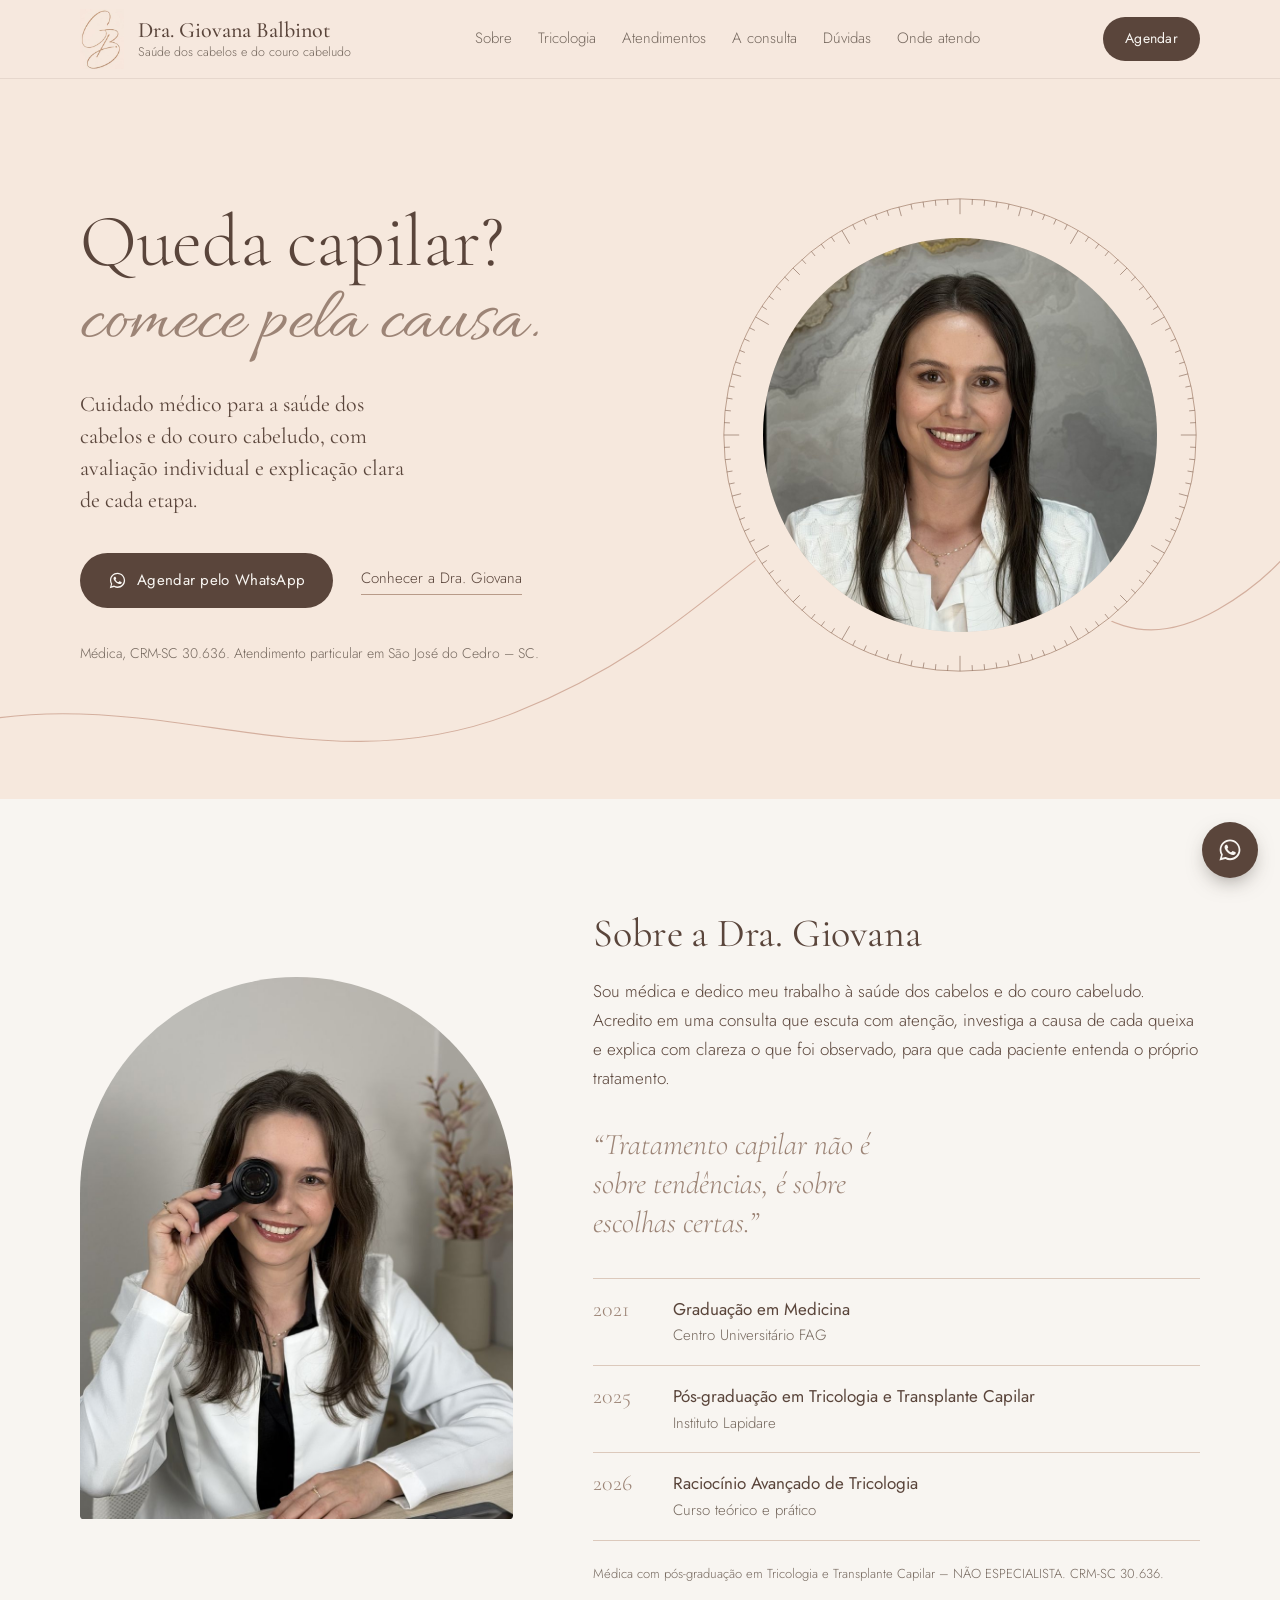
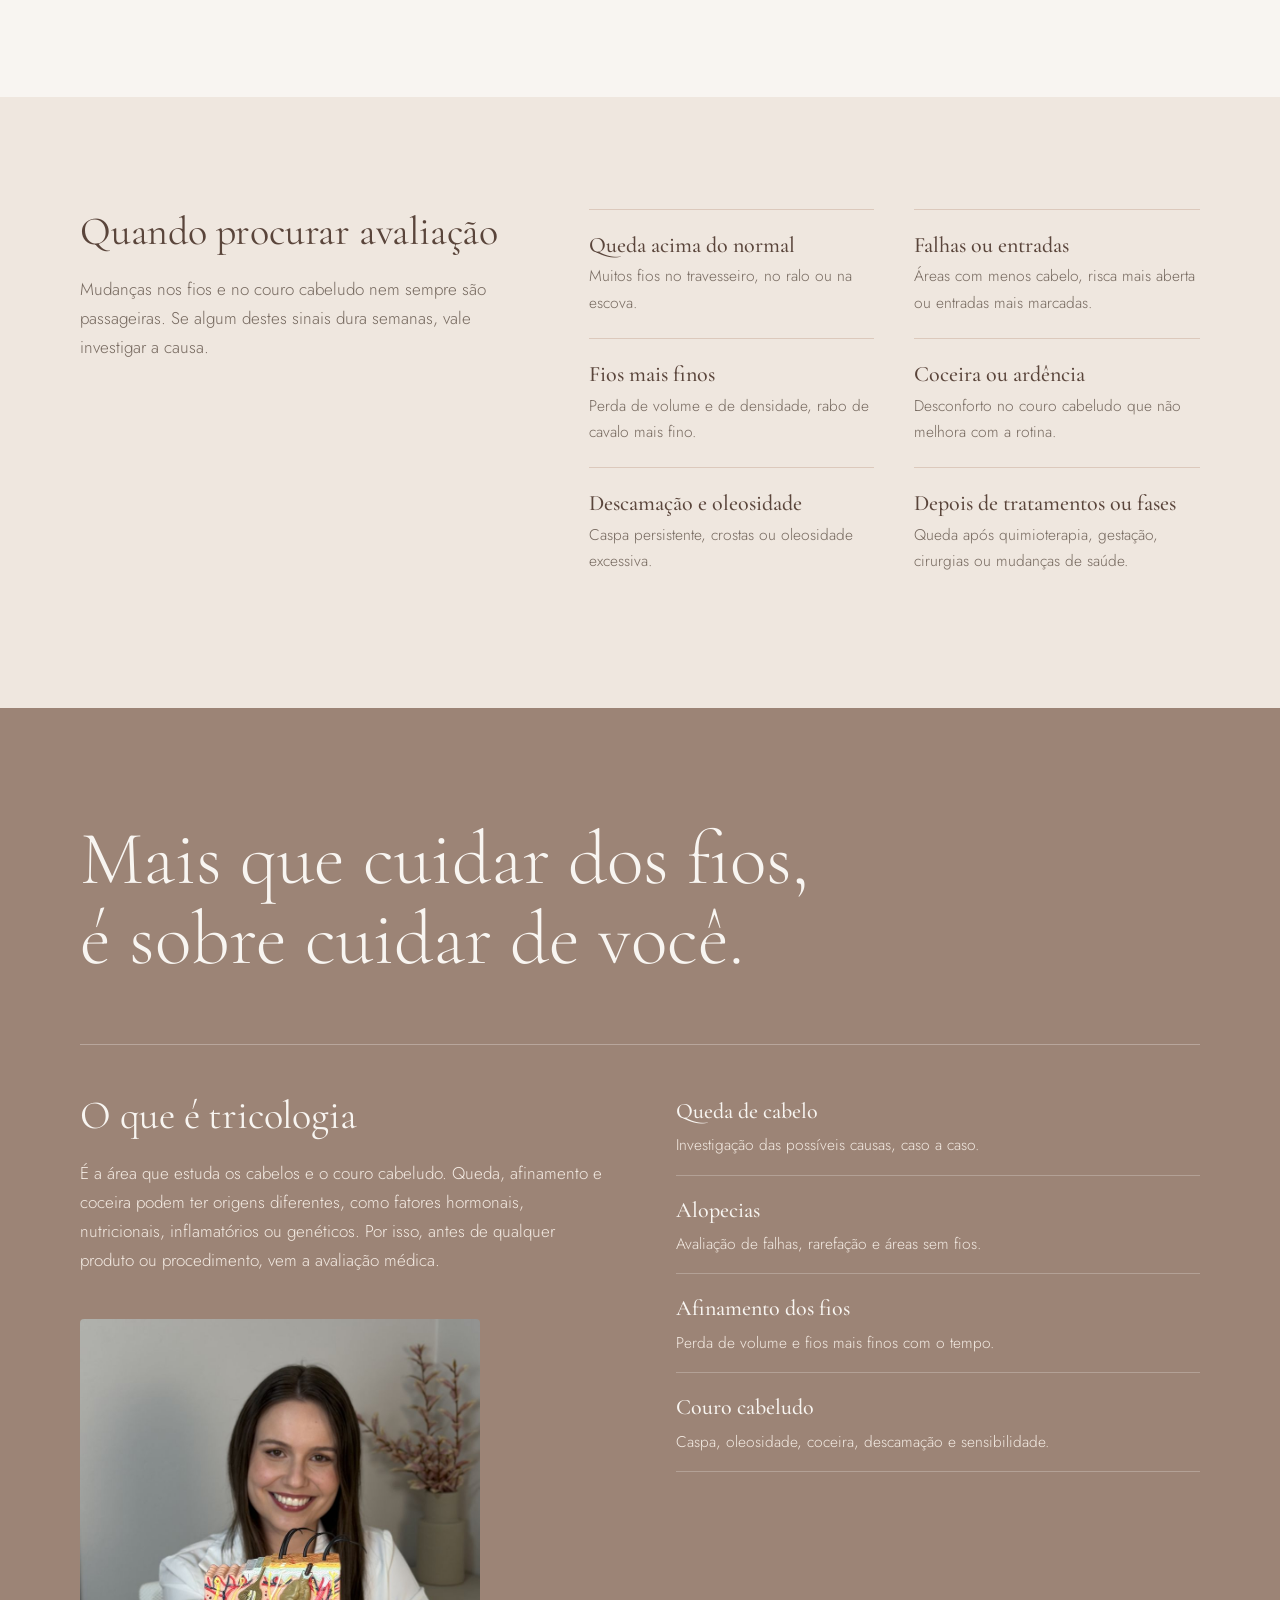
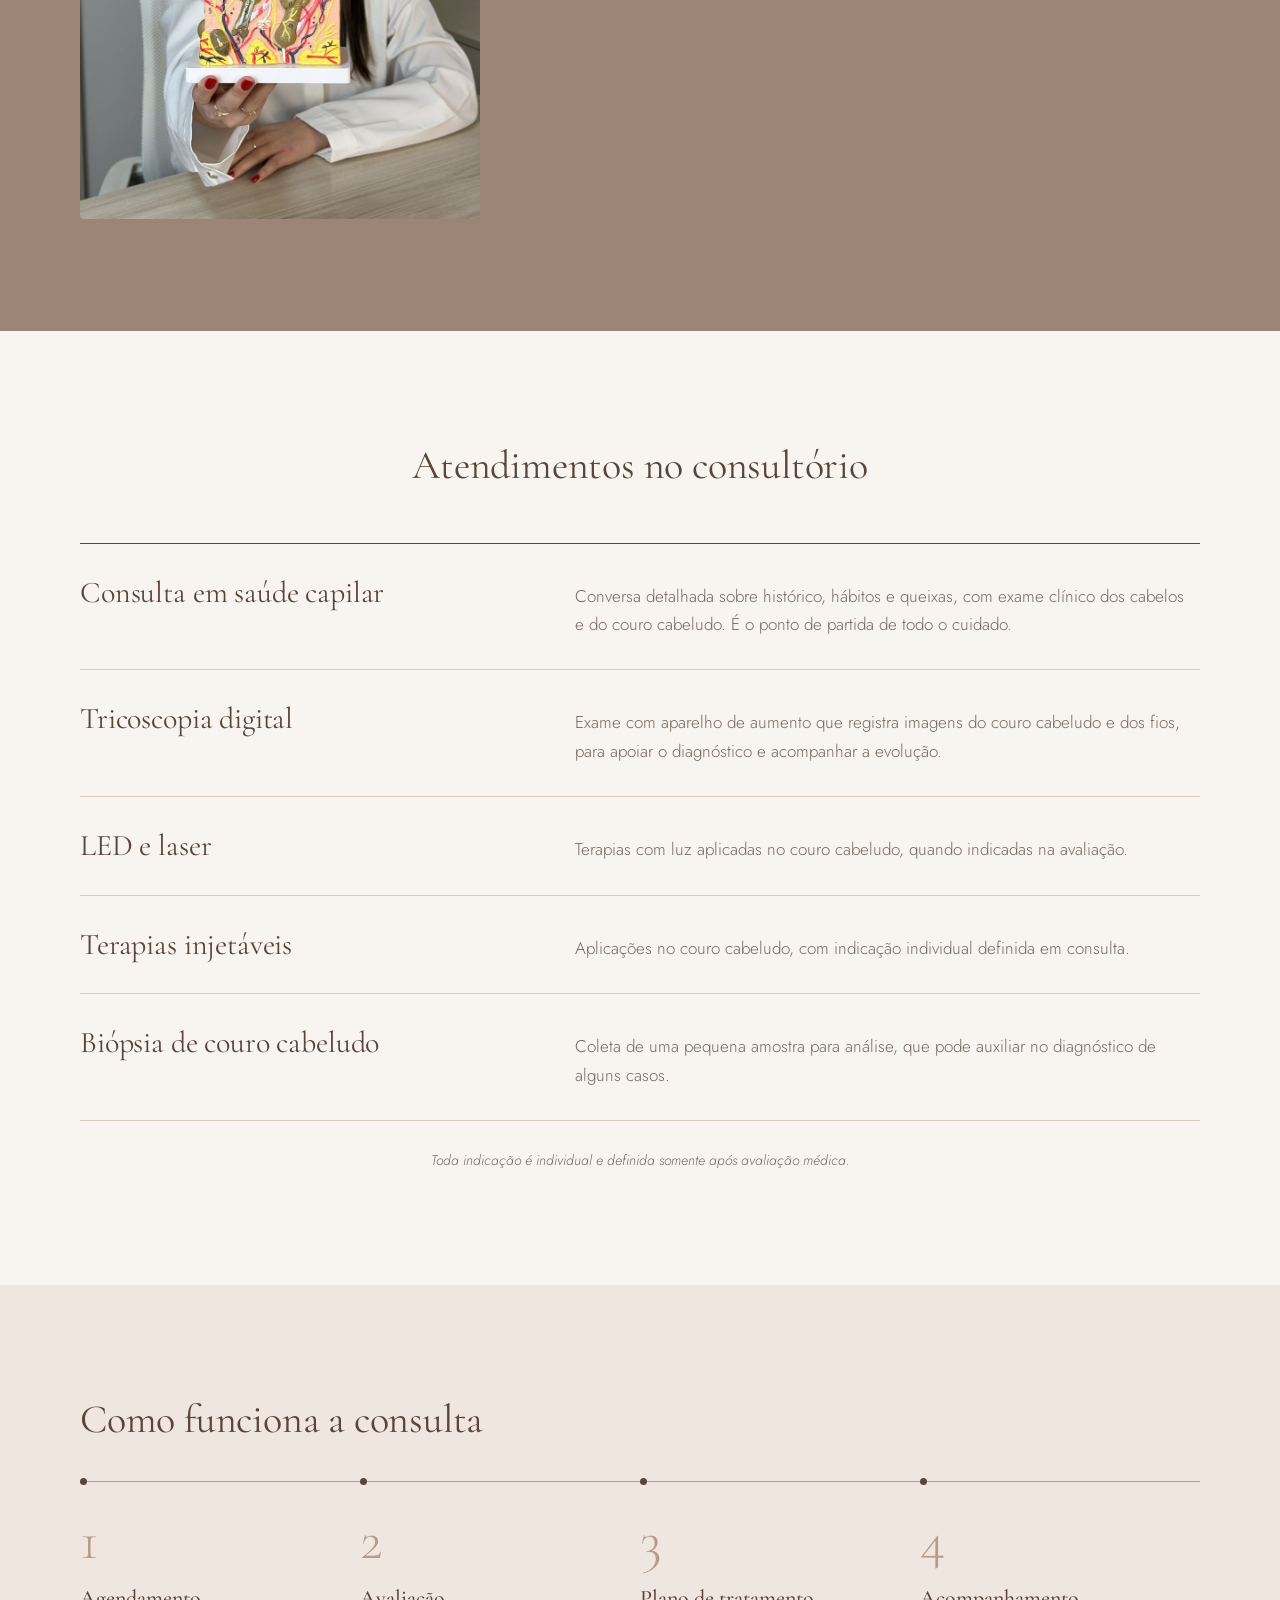
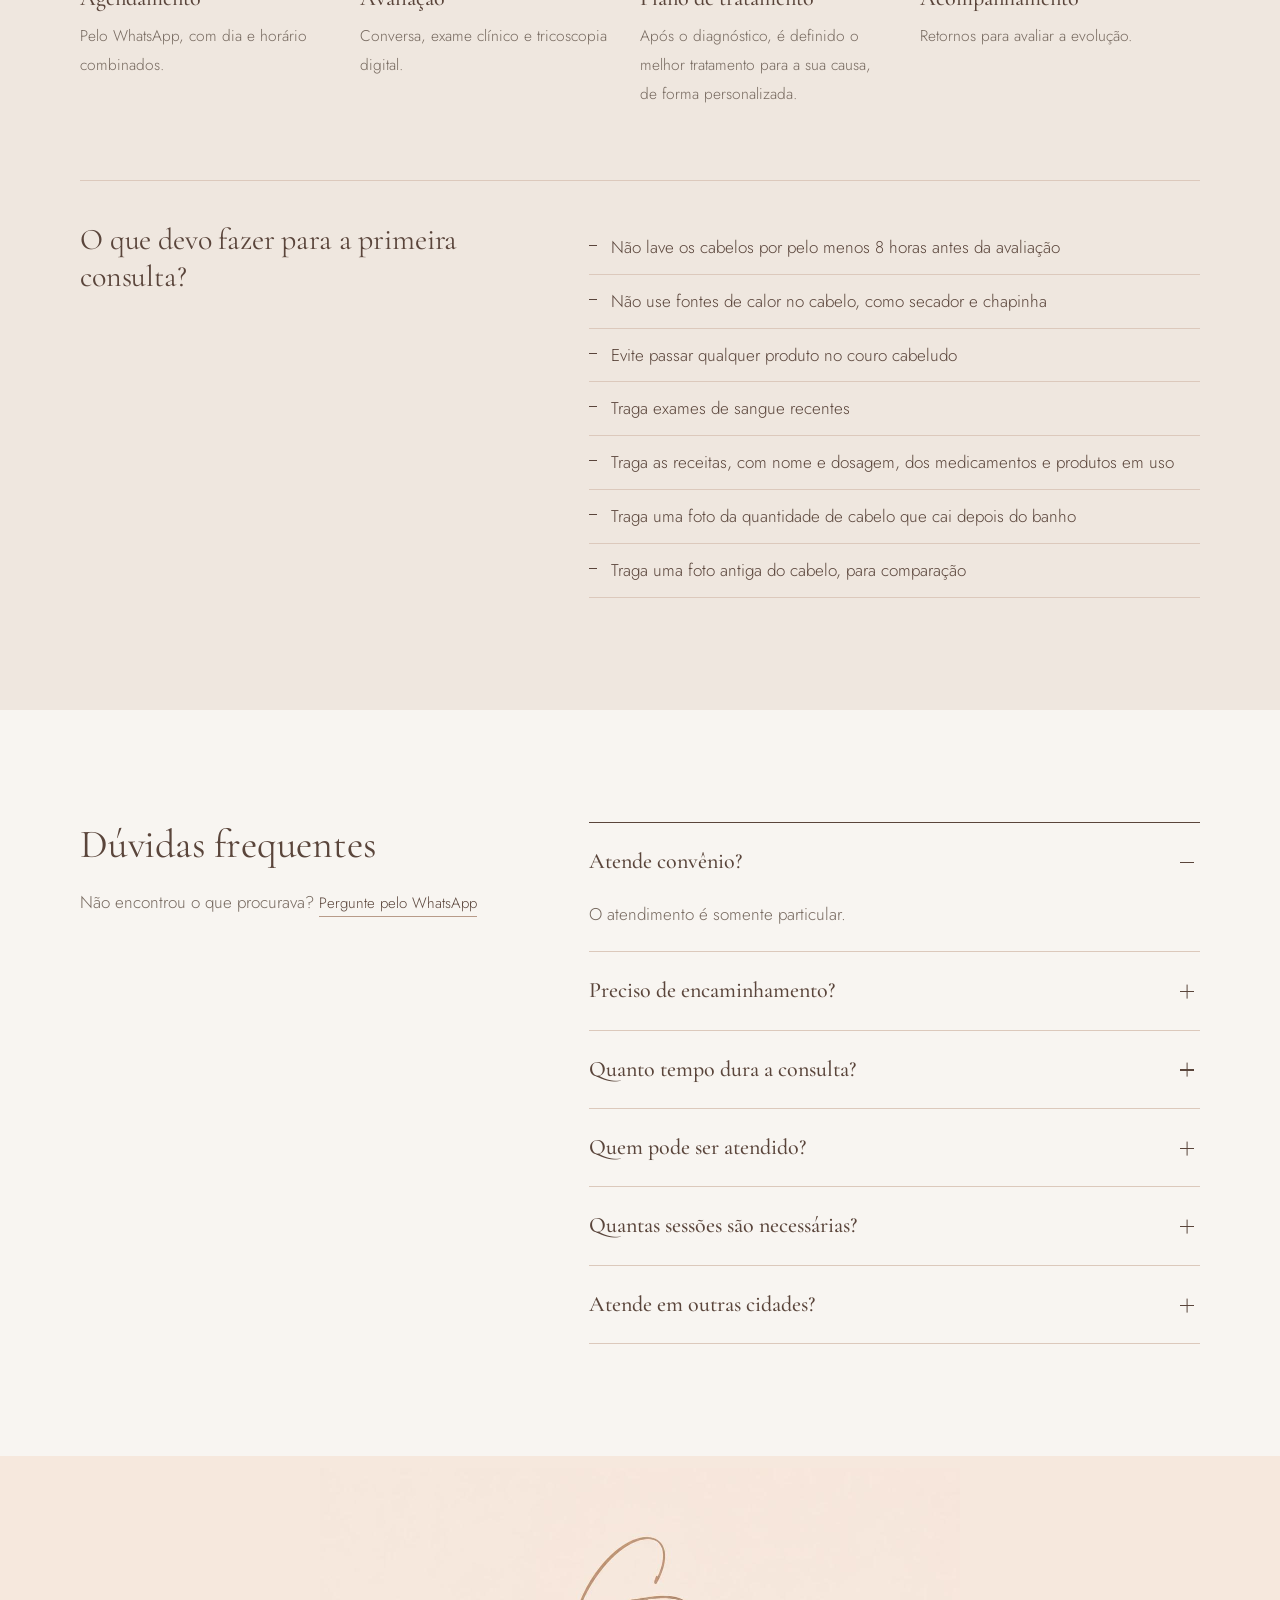
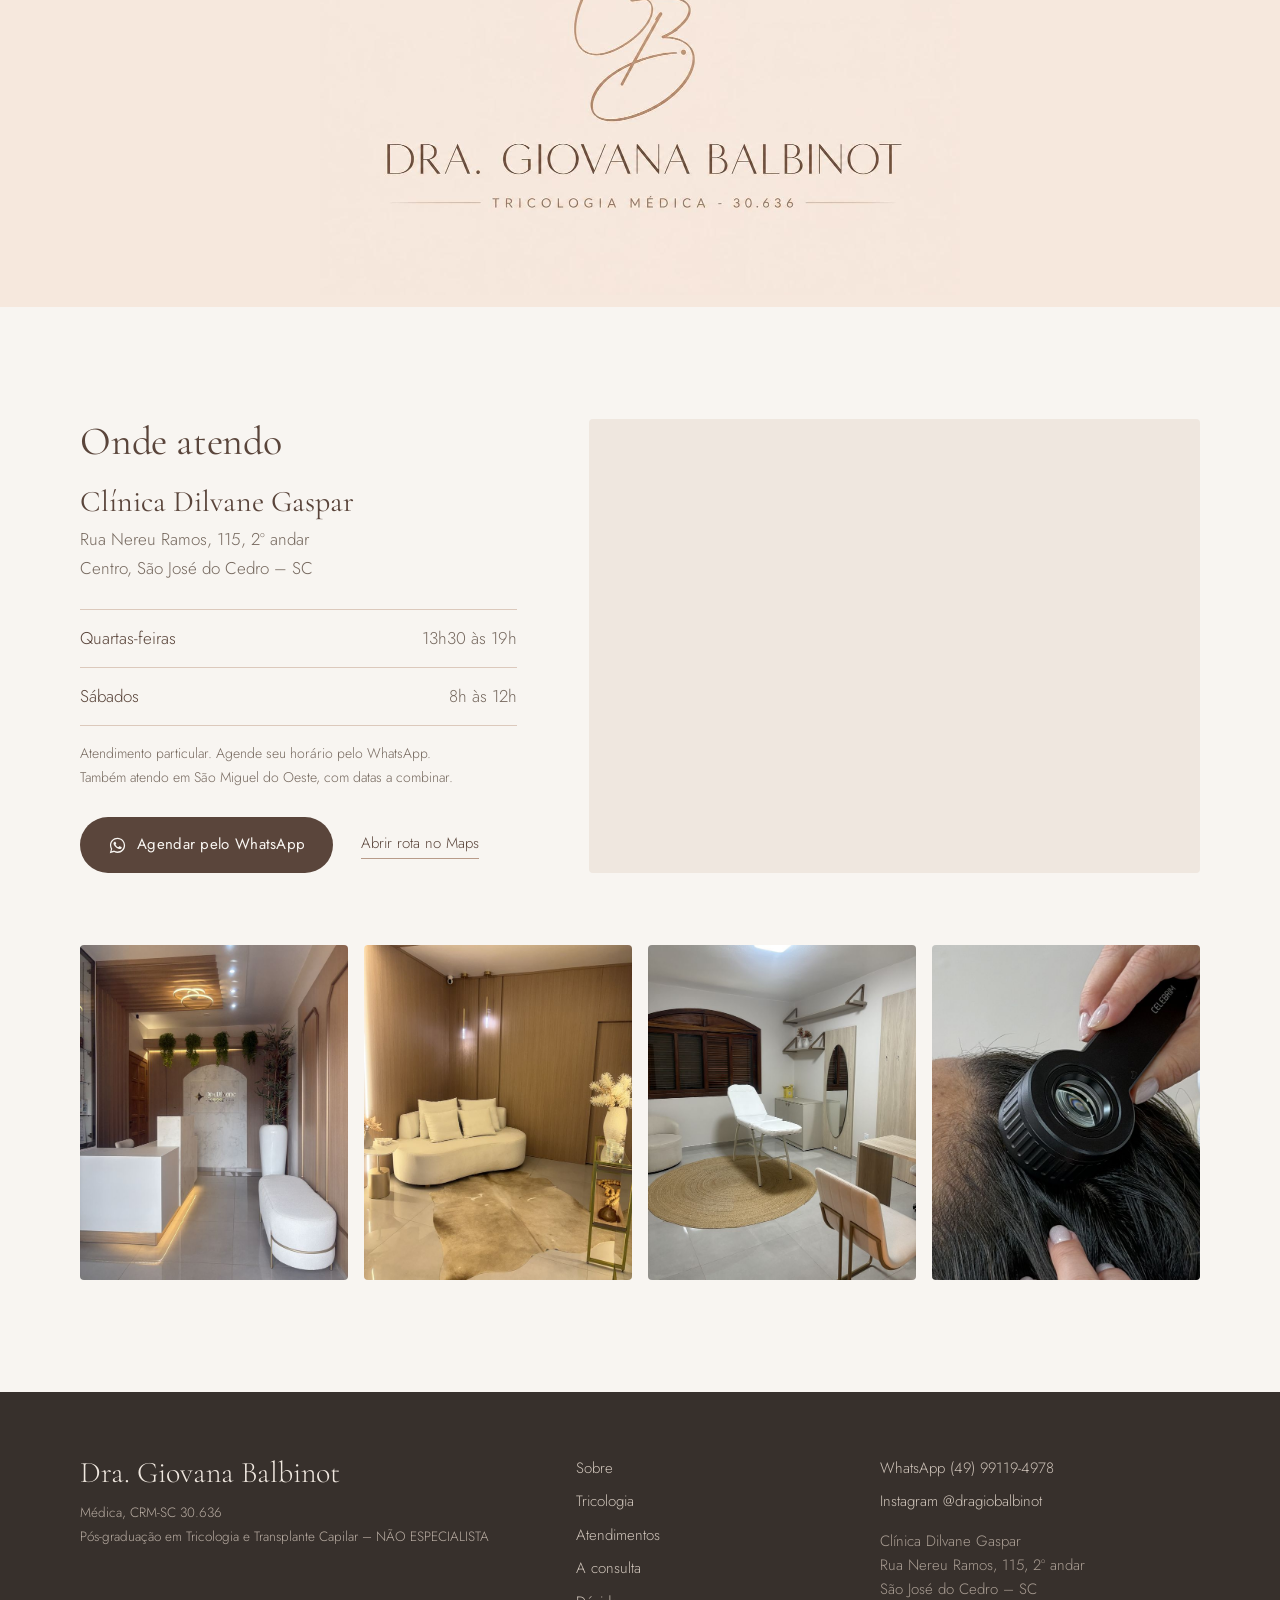
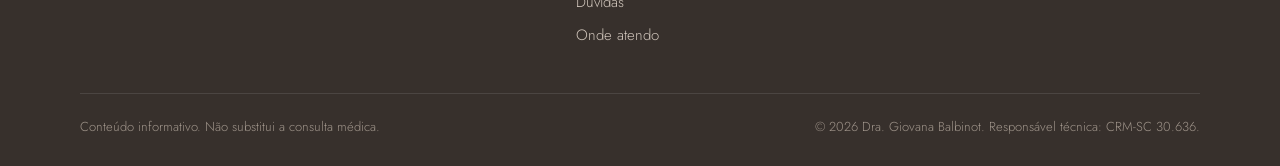
<file: index.html>
<!doctype html>
<html lang="pt-BR">
<head>
<meta charset="utf-8">
<meta name="viewport" content="width=device-width, initial-scale=1">
<title>Dra. Giovana Balbinot · Médica · Saúde capilar em São José do Cedro – SC</title>
<meta name="description" content="Dra. Giovana Balbinot, médica (CRM-SC 30.636). Consultas voltadas à saúde dos cabelos e do couro cabeludo em São José do Cedro – SC. Agendamento pelo WhatsApp.">
<meta name="theme-color" content="#F6E8DD">
<meta property="og:type" content="website">
<meta property="og:title" content="Dra. Giovana Balbinot · Saúde dos cabelos e do couro cabeludo">
<meta property="og:description" content="Consultas em São José do Cedro – SC. Agendamento pelo WhatsApp.">
<meta property="og:image" content="https://dragiovanabalbinot.com.br/img/giovana-retrato.jpg">
<link rel="canonical" href="https://dragiovanabalbinot.com.br/">
<link rel="icon" type="image/png" href="img/favicon.png">
<link rel="apple-touch-icon" href="img/apple-touch-icon.png">
<link rel="preconnect" href="https://fonts.googleapis.com">
<link rel="preconnect" href="https://fonts.gstatic.com" crossorigin>
<link href="https://fonts.googleapis.com/css2?family=Allura&family=Cormorant+Garamond:ital,wght@0,300;0,400;0,500;1,300;1,400&family=Jost:wght@300;400;500&display=swap" rel="stylesheet">
<link rel="stylesheet" href="estilo.css">
<script type="application/ld+json">
{
  "@context": "https://schema.org",
  "@type": "Physician",
  "name": "Dra. Giovana Balbinot",
  "description": "Médica com atendimento voltado à saúde dos cabelos e do couro cabeludo.",
  "telephone": "+55-49-99119-4978",
  "url": "https://dragiovanabalbinot.com.br/",
  "image": "https://dragiovanabalbinot.com.br/img/giovana-retrato.jpg",
  "logo": "https://dragiovanabalbinot.com.br/img/favicon.png",
  "address": {
    "@type": "PostalAddress",
    "streetAddress": "Rua Nereu Ramos, 115, 2º andar (Clínica Dilvane Gaspar)",
    "addressLocality": "São José do Cedro",
    "addressRegion": "SC",
    "addressCountry": "BR"
  },
  "openingHoursSpecification": [
    {"@type": "OpeningHoursSpecification", "dayOfWeek": "Wednesday", "opens": "13:30", "closes": "19:00"},
    {"@type": "OpeningHoursSpecification", "dayOfWeek": "Saturday", "opens": "08:00", "closes": "12:00"}
  ],
  "hasMap": "https://maps.google.com/?cid=12725697036739340399",
  "sameAs": ["https://www.instagram.com/dragiobalbinot/"]
}
</script>
</head>
<body>

<header class="topo">
  <div class="wrap topo-in">
    <a href="#inicio" class="marca" aria-label="Dra. Giovana Balbinot, início">
      <span class="marca-gb"><img src="img/logo.jpg" alt=""></span>
      <span class="marca-txt">Dra. Giovana Balbinot<small>Saúde dos cabelos e do couro cabeludo</small></span>
    </a>
    <nav class="menu" id="menu" aria-label="Menu">
      <a href="#sobre">Sobre</a>
      <a href="#tricologia">Tricologia</a>
      <a href="#atendimentos">Atendimentos</a>
      <a href="#consulta">A consulta</a>
      <a href="#duvidas">Dúvidas</a>
      <a href="#local">Onde atendo</a>
      <a class="btn btn-cafe menu-cta" href="https://wa.me/5549991194978?text=Ol%C3%A1%2C%20Dra.%20Giovana!%20Gostaria%20de%20agendar%20uma%20consulta." target="_blank" rel="noopener">Agendar pelo WhatsApp</a>
    </nav>
    <a class="btn btn-cafe topo-cta" href="https://wa.me/5549991194978?text=Ol%C3%A1%2C%20Dra.%20Giovana!%20Gostaria%20de%20agendar%20uma%20consulta." target="_blank" rel="noopener">Agendar</a>
    <button class="hamb" id="hamb" aria-label="Abrir menu" aria-expanded="false" aria-controls="menu"><span></span><span></span><span></span></button>
  </div>
</header>

<main>

<!-- INÍCIO: a lente do tricoscópio -->
<section id="inicio" class="hero">
  <svg class="fio" viewBox="0 0 1440 760" preserveAspectRatio="xMidYMid slice" aria-hidden="true">
    <path d="M-60 700 C 180 610, 360 760, 590 668 S 860 430, 1010 452 S 1190 640, 1330 560 S 1450 360, 1520 330"/>
  </svg>
  <div class="wrap hero-in">
    <div class="hero-txt">
      <h1>Queda capilar? <span class="script">comece pela causa.</span></h1>
      <p class="lead">Cuidado médico para a saúde dos cabelos e do couro cabeludo, com avaliação individual e explicação clara de cada etapa.</p>
      <div class="hero-cta">
        <a class="btn btn-cafe" href="https://wa.me/5549991194978?text=Ol%C3%A1%2C%20Dra.%20Giovana!%20Gostaria%20de%20agendar%20uma%20consulta." target="_blank" rel="noopener"><svg viewBox="0 0 32 32" aria-hidden="true"><use href="#ico-wa"/></svg>Agendar pelo WhatsApp</a>
        <a class="link-sub" href="#sobre">Conhecer a Dra. Giovana</a>
      </div>
      <p class="hero-crm">Médica, CRM-SC 30.636. Atendimento particular em São José do Cedro – SC.</p>
    </div>
    <figure class="lente">
      <svg class="lente-marcas" viewBox="0 0 500 500" aria-hidden="true"><circle cx="250" cy="250" r="246"/><path d="M250.0 4.0L250.0 20.0M262.9 4.3L262.6 10.3M275.7 5.3L275.1 11.3M288.5 7.0L287.5 13.0M301.1 9.4L299.9 15.2M313.7 12.4L311.1 22.0M326.0 16.0L324.2 21.7M338.2 20.3L336.0 25.9M350.1 25.3L347.6 30.7M361.7 30.8L359.0 36.2M373.0 37.0L365.0 50.8M384.0 43.7L380.7 48.7M394.6 51.0L391.1 55.8M404.8 58.8L401.0 63.5M414.6 67.2L410.6 71.6M423.9 76.1L416.9 83.1M432.8 85.4L428.4 89.4M441.2 95.2L436.5 99.0M449.0 105.4L444.2 108.9M456.3 116.0L451.3 119.3M463.0 127.0L449.2 135.0M469.2 138.3L463.8 141.0M474.7 149.9L469.3 152.4M479.7 161.8L474.1 164.0M484.0 174.0L478.3 175.8M487.6 186.3L478.0 188.9M490.6 198.9L484.8 200.1M493.0 211.5L487.0 212.5M494.7 224.3L488.7 224.9M495.7 237.1L489.7 237.4M496.0 250.0L480.0 250.0M495.7 262.9L489.7 262.6M494.7 275.7L488.7 275.1M493.0 288.5L487.0 287.5M490.6 301.1L484.8 299.9M487.6 313.7L478.0 311.1M484.0 326.0L478.3 324.2M479.7 338.2L474.1 336.0M474.7 350.1L469.3 347.6M469.2 361.7L463.8 359.0M463.0 373.0L449.2 365.0M456.3 384.0L451.3 380.7M449.0 394.6L444.2 391.1M441.2 404.8L436.5 401.0M432.8 414.6L428.4 410.6M423.9 423.9L416.9 416.9M414.6 432.8L410.6 428.4M404.8 441.2L401.0 436.5M394.6 449.0L391.1 444.2M384.0 456.3L380.7 451.3M373.0 463.0L365.0 449.2M361.7 469.2L359.0 463.8M350.1 474.7L347.6 469.3M338.2 479.7L336.0 474.1M326.0 484.0L324.2 478.3M313.7 487.6L311.1 478.0M301.1 490.6L299.9 484.8M288.5 493.0L287.5 487.0M275.7 494.7L275.1 488.7M262.9 495.7L262.6 489.7M250.0 496.0L250.0 480.0M237.1 495.7L237.4 489.7M224.3 494.7L224.9 488.7M211.5 493.0L212.5 487.0M198.9 490.6L200.1 484.8M186.3 487.6L188.9 478.0M174.0 484.0L175.8 478.3M161.8 479.7L164.0 474.1M149.9 474.7L152.4 469.3M138.3 469.2L141.0 463.8M127.0 463.0L135.0 449.2M116.0 456.3L119.3 451.3M105.4 449.0L108.9 444.2M95.2 441.2L99.0 436.5M85.4 432.8L89.4 428.4M76.1 423.9L83.1 416.9M67.2 414.6L71.6 410.6M58.8 404.8L63.5 401.0M51.0 394.6L55.8 391.1M43.7 384.0L48.7 380.7M37.0 373.0L50.8 365.0M30.8 361.7L36.2 359.0M25.3 350.1L30.7 347.6M20.3 338.2L25.9 336.0M16.0 326.0L21.7 324.2M12.4 313.7L22.0 311.1M9.4 301.1L15.2 299.9M7.0 288.5L13.0 287.5M5.3 275.7L11.3 275.1M4.3 262.9L10.3 262.6M4.0 250.0L20.0 250.0M4.3 237.1L10.3 237.4M5.3 224.3L11.3 224.9M7.0 211.5L13.0 212.5M9.4 198.9L15.2 200.1M12.4 186.3L22.0 188.9M16.0 174.0L21.7 175.8M20.3 161.8L25.9 164.0M25.3 149.9L30.7 152.4M30.8 138.3L36.2 141.0M37.0 127.0L50.8 135.0M43.7 116.0L48.7 119.3M51.0 105.4L55.8 108.9M58.8 95.2L63.5 99.0M67.2 85.4L71.6 89.4M76.1 76.1L83.1 83.1M85.4 67.2L89.4 71.6M95.2 58.8L99.0 63.5M105.4 51.0L108.9 55.8M116.0 43.7L119.3 48.7M127.0 37.0L135.0 50.8M138.3 30.8L141.0 36.2M149.9 25.3L152.4 30.7M161.8 20.3L164.0 25.9M174.0 16.0L175.8 21.7M186.3 12.4L188.9 22.0M198.9 9.4L200.1 15.2M211.5 7.0L212.5 13.0M224.3 5.3L224.9 11.3M237.1 4.3L237.4 10.3"/></svg>
      <img class="lente-foto" src="img/giovana-retrato.jpg" width="900" height="900" alt="Dra. Giovana Balbinot, de jaleco branco, sorrindo">
    </figure>
  </div>
</section>

<!-- SOBRE -->
<section id="sobre" class="secao">
  <div class="wrap sobre">
    <img class="sobre-foto" src="img/giovana-tricoscopio.jpg" width="900" height="1125" loading="lazy" alt="Dra. Giovana sorrindo e segurando o tricoscópio na frente de um dos olhos">
    <div class="sobre-txt">
      <h2>Sobre a Dra. Giovana</h2>
      <p>Sou médica e dedico meu trabalho à saúde dos cabelos e do couro cabeludo. Acredito em uma consulta que escuta com atenção, investiga a causa de cada queixa e explica com clareza o que foi observado, para que cada paciente entenda o próprio tratamento.</p>
      <blockquote class="citacao">“Tratamento capilar não é sobre tendências, é sobre escolhas certas.”</blockquote>
      <dl class="formacao">
        <div><dt>2021</dt><dd><b>Graduação em Medicina</b>Centro Universitário FAG</dd></div>
        <div><dt>2025</dt><dd><b>Pós-graduação em Tricologia e Transplante Capilar</b>Instituto Lapidare</dd></div>
        <div><dt>2026</dt><dd><b>Raciocínio Avançado de Tricologia</b>Curso teórico e prático</dd></div>
      </dl>
      <p class="titulo-cfm">Médica com pós-graduação em Tricologia e Transplante Capilar – NÃO ESPECIALISTA. CRM-SC 30.636.</p>
    </div>
  </div>
</section>

<!-- QUANDO PROCURAR -->
<section id="quando" class="secao secao-nude">
  <div class="wrap duas-col">
    <div class="col-tit">
      <h2>Quando procurar avaliação</h2>
      <p>Mudanças nos fios e no couro cabeludo nem sempre são passageiras. Se algum destes sinais dura semanas, vale investigar a causa.</p>
    </div>
    <ul class="sinais">
      <li><b>Queda acima do normal</b>Muitos fios no travesseiro, no ralo ou na escova.</li>
      <li><b>Falhas ou entradas</b>Áreas com menos cabelo, risca mais aberta ou entradas mais marcadas.</li>
      <li><b>Fios mais finos</b>Perda de volume e de densidade, rabo de cavalo mais fino.</li>
      <li><b>Coceira ou ardência</b>Desconforto no couro cabeludo que não melhora com a rotina.</li>
      <li><b>Descamação e oleosidade</b>Caspa persistente, crostas ou oleosidade excessiva.</li>
      <li><b>Depois de tratamentos ou fases</b>Queda após quimioterapia, gestação, cirurgias ou mudanças de saúde.</li>
    </ul>
  </div>
</section>

<!-- TRICOLOGIA -->
<section id="tricologia" class="secao secao-mocha">
  <div class="wrap">
    <p class="manchete">Mais que cuidar dos fios,<br> é sobre cuidar de <span class="sr">você</span><span aria-hidden="true">voc<span class="ce">e<i>&#710;</i></span></span>.</p>
    <div class="tri">
      <div>
        <h2>O que é tricologia</h2>
        <p>É a área que estuda os cabelos e o couro cabeludo. Queda, afinamento e coceira podem ter origens diferentes, como fatores hormonais, nutricionais, inflamatórios ou genéticos. Por isso, antes de qualquer produto ou procedimento, vem a avaliação médica.</p>
        <img class="tri-foto" src="img/giovana-modelo.jpg" width="900" height="1125" loading="lazy" alt="Dra. Giovana mostrando um modelo anatômico do couro cabeludo e dos folículos">
      </div>
      <ul class="condicoes">
        <li><b>Queda de cabelo</b>Investigação das possíveis causas, caso a caso.</li>
        <li><b>Alopecias</b>Avaliação de falhas, rarefação e áreas sem fios.</li>
        <li><b>Afinamento dos fios</b>Perda de volume e fios mais finos com o tempo.</li>
        <li><b>Couro cabeludo</b>Caspa, oleosidade, coceira, descamação e sensibilidade.</li>
      </ul>
    </div>
  </div>
</section>

<!-- ATENDIMENTOS -->
<section id="atendimentos" class="secao">
  <div class="wrap">
    <h2 class="tit-centro">Atendimentos no consultório</h2>
    <ul class="servicos">
      <li><h3>Consulta em saúde capilar</h3><p>Conversa detalhada sobre histórico, hábitos e queixas, com exame clínico dos cabelos e do couro cabeludo. É o ponto de partida de todo o cuidado.</p></li>
      <li><h3>Tricoscopia digital</h3><p>Exame com aparelho de aumento que registra imagens do couro cabeludo e dos fios, para apoiar o diagnóstico e acompanhar a evolução.</p></li>
      <li><h3>LED e laser</h3><p>Terapias com luz aplicadas no couro cabeludo, quando indicadas na avaliação.</p></li>
      <li><h3>Terapias injetáveis</h3><p>Aplicações no couro cabeludo, com indicação individual definida em consulta.</p></li>
      <li><h3>Biópsia de couro cabeludo</h3><p>Coleta de uma pequena amostra para análise, que pode auxiliar no diagnóstico de alguns casos.</p></li>
    </ul>
    <p class="aviso">Toda indicação é individual e definida somente após avaliação médica.</p>
  </div>
</section>

<!-- CONSULTA -->
<section id="consulta" class="secao secao-nude">
  <div class="wrap">
    <h2>Como funciona a consulta</h2>
    <ol class="passos">
      <li><b>Agendamento</b><span>Pelo WhatsApp, com dia e horário combinados.</span></li>
      <li><b>Avaliação</b><span>Conversa, exame clínico e tricoscopia digital.</span></li>
      <li><b>Plano de tratamento</b><span>Após o diagnóstico, é definido o melhor tratamento para a sua causa, de forma personalizada.</span></li>
      <li><b>Acompanhamento</b><span>Retornos para avaliar a evolução.</span></li>
    </ol>
    <div class="antes">
      <h3>O que devo fazer para a primeira consulta?</h3>
      <ul>
        <li>Não lave os cabelos por pelo menos 8 horas antes da avaliação</li>
        <li>Não use fontes de calor no cabelo, como secador e chapinha</li>
        <li>Evite passar qualquer produto no couro cabeludo</li>
        <li>Traga exames de sangue recentes</li>
        <li>Traga as receitas, com nome e dosagem, dos medicamentos e produtos em uso</li>
        <li>Traga uma foto da quantidade de cabelo que cai depois do banho</li>
        <li>Traga uma foto antiga do cabelo, para comparação</li>
      </ul>
    </div>
  </div>
</section>

<!-- DÚVIDAS -->
<section id="duvidas" class="secao">
  <div class="wrap duas-col">
    <div class="col-tit">
      <h2>Dúvidas frequentes</h2>
      <p>Não encontrou o que procurava? <a class="link-sub" href="https://wa.me/5549991194978" target="_blank" rel="noopener">Pergunte pelo WhatsApp</a></p>
    </div>
    <div class="faq">
      <details open><summary>Atende convênio?</summary><p>O atendimento é somente particular.</p></details>
      <details><summary>Preciso de encaminhamento?</summary><p>Não. Basta agendar pelo WhatsApp.</p></details>
      <details><summary>Quanto tempo dura a consulta?</summary><p>A primeira consulta dura até 1h30. Os retornos duram no máximo 1 hora.</p></details>
      <details><summary>Quem pode ser atendido?</summary><p>Homens e mulheres, de jovens a idosos. Não realizamos atendimentos em crianças.</p></details>
      <details><summary>Quantas sessões são necessárias?</summary><p>Depende de cada caso. O número de sessões e o intervalo entre elas são definidos depois da avaliação médica.</p></details>
      <details><summary>Atende em outras cidades?</summary><p>Sim. Também há atendimentos em São Miguel do Oeste. Consulte as datas pelo WhatsApp.</p></details>
    </div>
  </div>
</section>

<div class="marca-faixa"><img src="img/logo.jpg" alt="Dra. Giovana Balbinot, Tricologia Médica, CRM 30.636"></div>

<!-- LOCAL -->
<section id="local" class="secao">
  <div class="wrap local">
    <div>
      <h2>Onde atendo</h2>
      <p class="end"><b>Clínica Dilvane Gaspar</b>Rua Nereu Ramos, 115, 2º andar<br>Centro, São José do Cedro – SC</p>
      <dl class="horarios">
        <div><dt>Quartas-feiras</dt><dd>13h30 às 19h</dd></div>
        <div><dt>Sábados</dt><dd>8h às 12h</dd></div>
      </dl>
      <p class="pequeno">Atendimento particular. Agende seu horário pelo WhatsApp.<br>Também atendo em São Miguel do Oeste, com datas a combinar.</p>
      <div class="hero-cta">
        <a class="btn btn-cafe" href="https://wa.me/5549991194978?text=Ol%C3%A1%2C%20Dra.%20Giovana!%20Gostaria%20de%20agendar%20uma%20consulta." target="_blank" rel="noopener"><svg viewBox="0 0 32 32" aria-hidden="true"><use href="#ico-wa"/></svg>Agendar pelo WhatsApp</a>
        <a class="link-sub" href="https://maps.google.com/?cid=12725697036739340399" target="_blank" rel="noopener">Abrir rota no Maps</a>
      </div>
    </div>
    <div class="mapa"><iframe title="Mapa: Dra. Giovana Balbinot, Rua Nereu Ramos, 115, São José do Cedro" loading="lazy" src="https://www.google.com/maps/embed?pb=!1m18!1m12!1m3!1d4171.956443386941!2d-53.50081815000001!3d-26.456499799999996!2m3!1f0!2f0!3f0!3m2!1i1024!2i768!4f13.1!3m3!1m2!1s0x94fa7baff5f22515%3A0xb09ac2080216e86f!2sDra.%20Giovana%20Balbinot!5e0!3m2!1spt-BR!2sbr!4v1795560577840!5m2!1spt-BR!2sbr" referrerpolicy="strict-origin-when-cross-origin" allowfullscreen></iframe></div>
  </div>
  <div class="wrap galeria">
    <figure><img src="img/recepcao.jpg" width="700" height="875" loading="lazy" alt="Recepção da Clínica Dilvane Gaspar"></figure>
    <figure><img src="img/sala-espera.jpg" width="700" height="875" loading="lazy" alt="Sala de espera com sofá claro"></figure>
    <figure><img src="img/consultorio.jpg" width="700" height="875" loading="lazy" alt="Consultório com maca e mesa de atendimento"></figure>
    <figure><img src="img/tricoscopia.jpg" width="700" height="875" loading="lazy" alt="Tricoscópio digital sobre o couro cabeludo durante o exame"></figure>
  </div>
</section>

</main>

<footer class="rodape">
  <div class="wrap rodape-in">
    <div>
      <p class="rodape-nome">Dra. Giovana Balbinot</p>
      <p class="rodape-tit">Médica, CRM-SC 30.636<br>Pós-graduação em Tricologia e Transplante Capilar – NÃO ESPECIALISTA</p>
    </div>
    <nav class="rodape-nav" aria-label="Rodapé">
      <a href="#sobre">Sobre</a><a href="#tricologia">Tricologia</a><a href="#atendimentos">Atendimentos</a><a href="#consulta">A consulta</a><a href="#duvidas">Dúvidas</a><a href="#local">Onde atendo</a>
    </nav>
    <div class="rodape-contato">
      <a href="https://wa.me/5549991194978" target="_blank" rel="noopener">WhatsApp (49) 99119-4978</a>
      <a href="https://www.instagram.com/dragiobalbinot/" target="_blank" rel="noopener">Instagram @dragiobalbinot</a>
      <span>Clínica Dilvane Gaspar<br>Rua Nereu Ramos, 115, 2º andar<br>São José do Cedro – SC</span>
    </div>
  </div>
  <div class="wrap rodape-legal"><span>Conteúdo informativo. Não substitui a consulta médica.</span><span>© 2026 Dra. Giovana Balbinot. Responsável técnica: CRM-SC 30.636.</span></div>
</footer>

<a class="wa" href="https://wa.me/5549991194978?text=Ol%C3%A1%2C%20Dra.%20Giovana!%20Gostaria%20de%20agendar%20uma%20consulta." target="_blank" rel="noopener" aria-label="Agendar pelo WhatsApp"><svg viewBox="0 0 32 32" aria-hidden="true"><use href="#ico-wa"/></svg></a>

<svg width="0" height="0" style="position:absolute" aria-hidden="true">
  <symbol id="ico-wa" viewBox="0 0 32 32"><path fill="currentColor" d="M16 3C9 3 3.3 8.6 3.3 15.6c0 2.2.6 4.4 1.7 6.3L3 29l7.3-1.9c1.8 1 3.8 1.5 5.8 1.5 7 0 12.7-5.7 12.7-12.6S23 3 16 3zm0 23.1c-1.9 0-3.7-.5-5.3-1.4l-.4-.2-4.3 1.1 1.2-4.2-.3-.4c-1-1.6-1.5-3.5-1.5-5.4C5.4 9.8 10.1 5.1 16 5.1s10.6 4.7 10.6 10.5S21.8 26.1 16 26.1zm5.8-7.9c-.3-.2-1.9-.9-2.2-1-.3-.1-.5-.2-.7.2-.2.3-.8 1-1 1.2-.2.2-.4.2-.7.1-.3-.2-1.3-.5-2.6-1.6-1-.9-1.6-1.9-1.8-2.2-.2-.3 0-.5.1-.7l.5-.6c.2-.2.2-.4.3-.6.1-.2 0-.4 0-.6l-1-2.4c-.3-.6-.5-.5-.7-.5h-.6c-.2 0-.6.1-.9.4-.3.3-1.2 1.1-1.2 2.8s1.2 3.2 1.4 3.5c.2.2 2.4 3.6 5.8 5 .8.4 1.4.6 1.9.7.8.3 1.6.2 2.2.1.7-.1 1.9-.8 2.2-1.5.3-.7.3-1.3.2-1.5-.1-.2-.3-.3-.6-.4z"/></symbol>
</svg>

<script>
(function(){
  var b=document.getElementById('hamb'), m=document.getElementById('menu');
  function fechar(){document.body.classList.remove('menu-aberto');b.setAttribute('aria-expanded','false');b.setAttribute('aria-label','Abrir menu');}
  b.addEventListener('click',function(){
    var aberto=document.body.classList.toggle('menu-aberto');
    b.setAttribute('aria-expanded',aberto?'true':'false');
    b.setAttribute('aria-label',aberto?'Fechar menu':'Abrir menu');
  });
  m.addEventListener('click',function(e){if(e.target.tagName==='A')fechar();});
  document.addEventListener('keydown',function(e){if(e.key==='Escape')fechar();});
})();
</script>
</body>
</html>
</file>
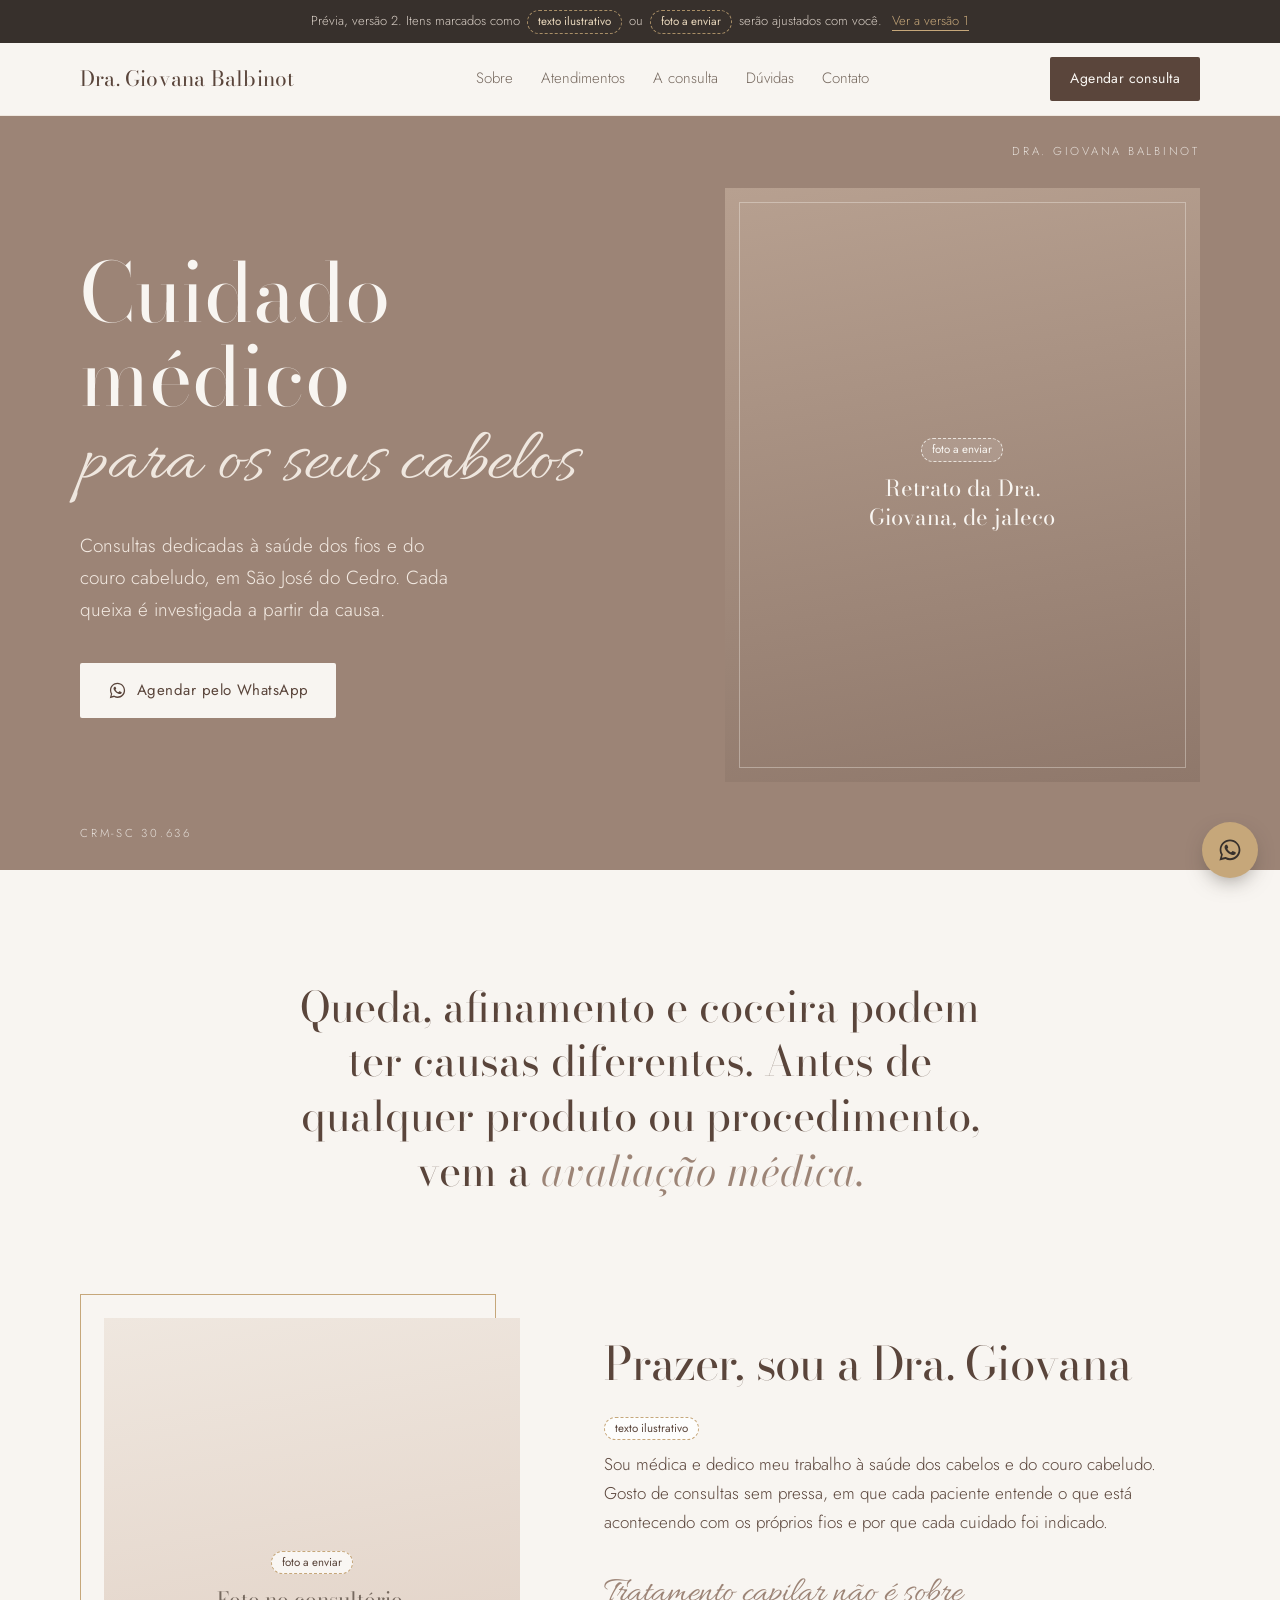
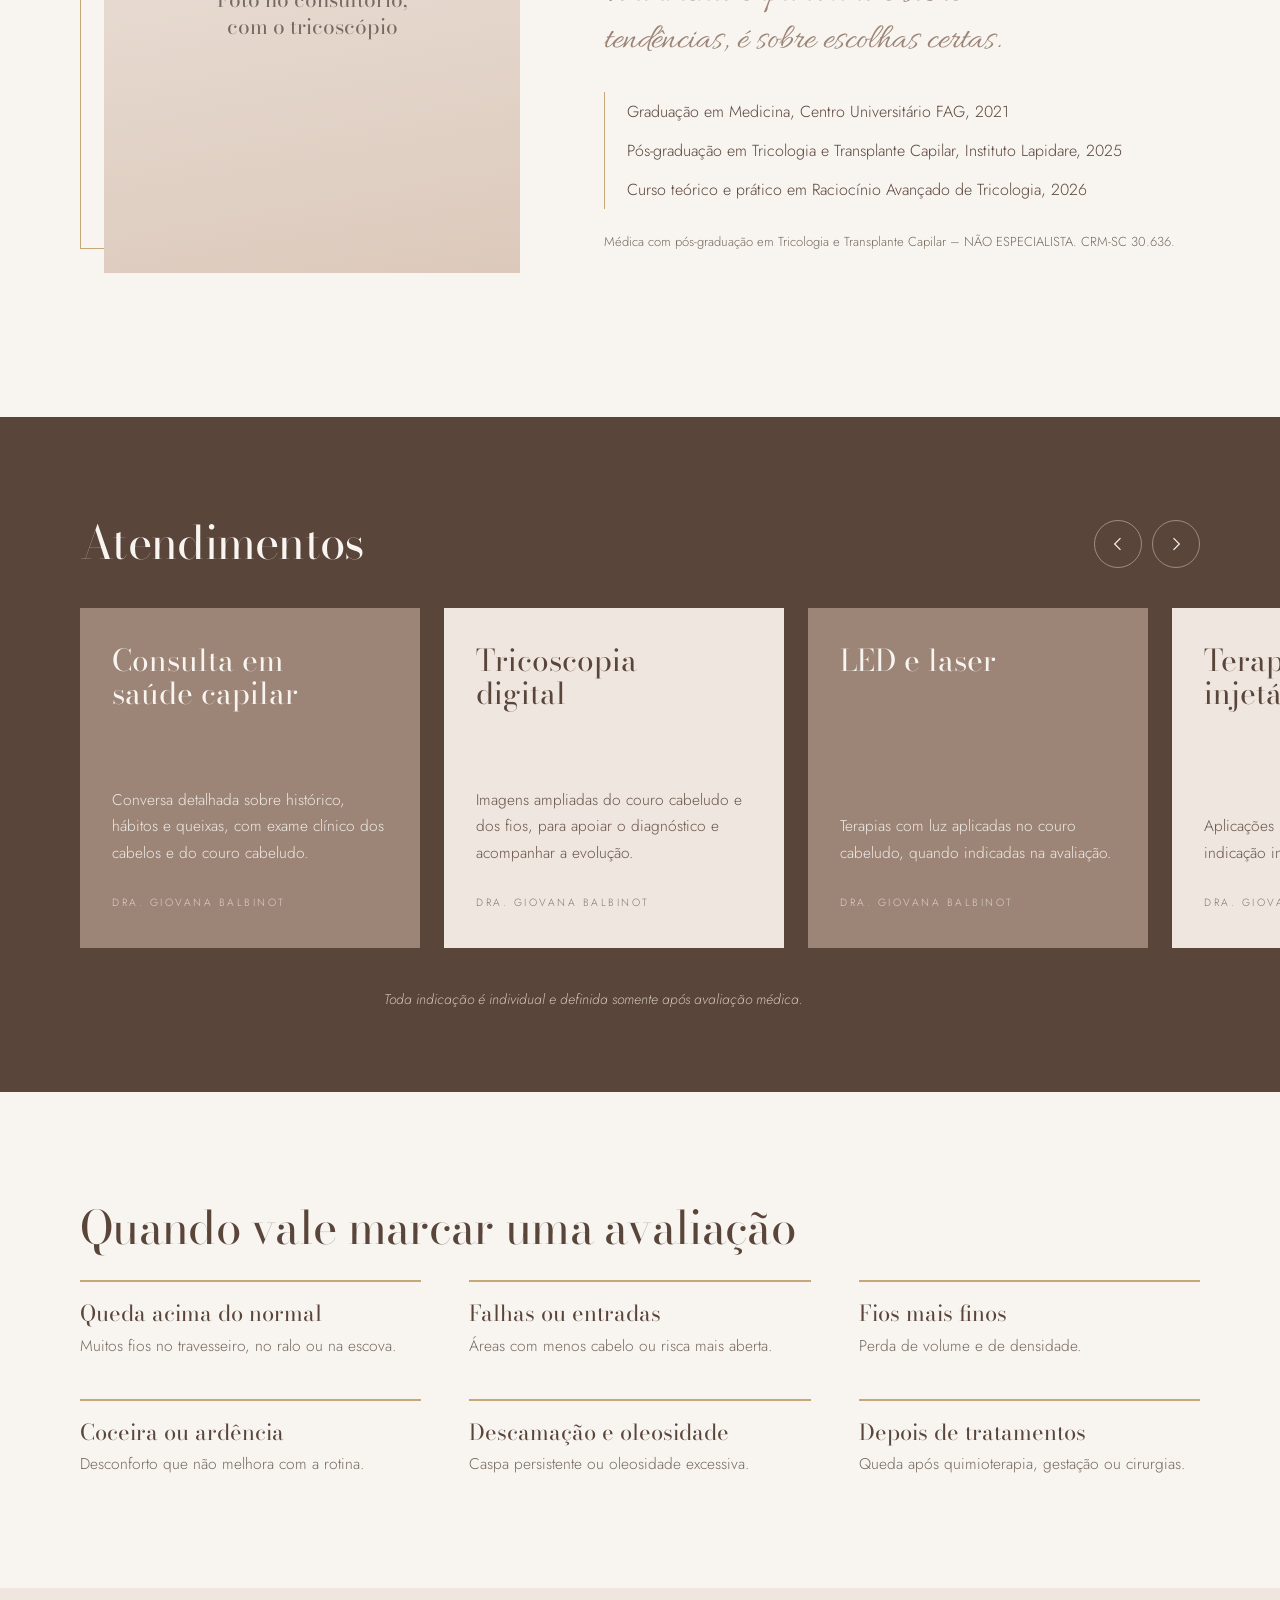
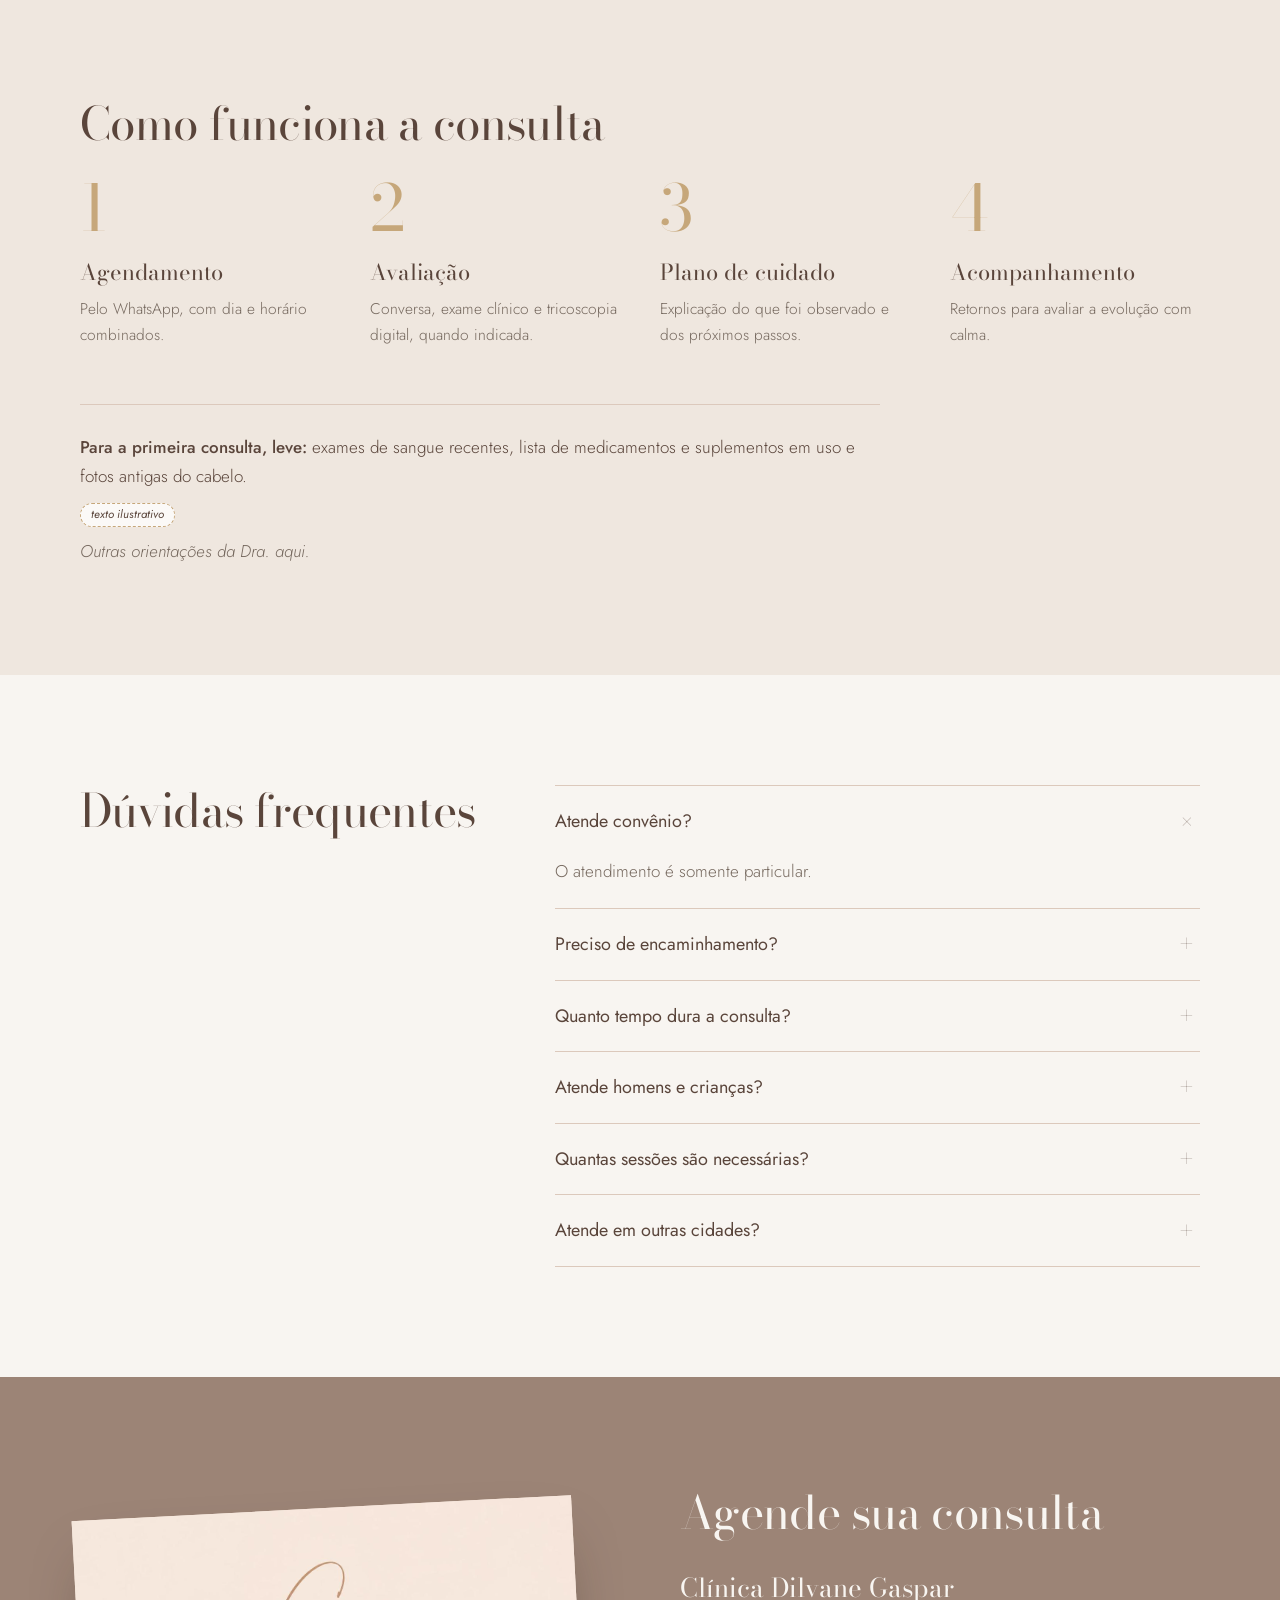
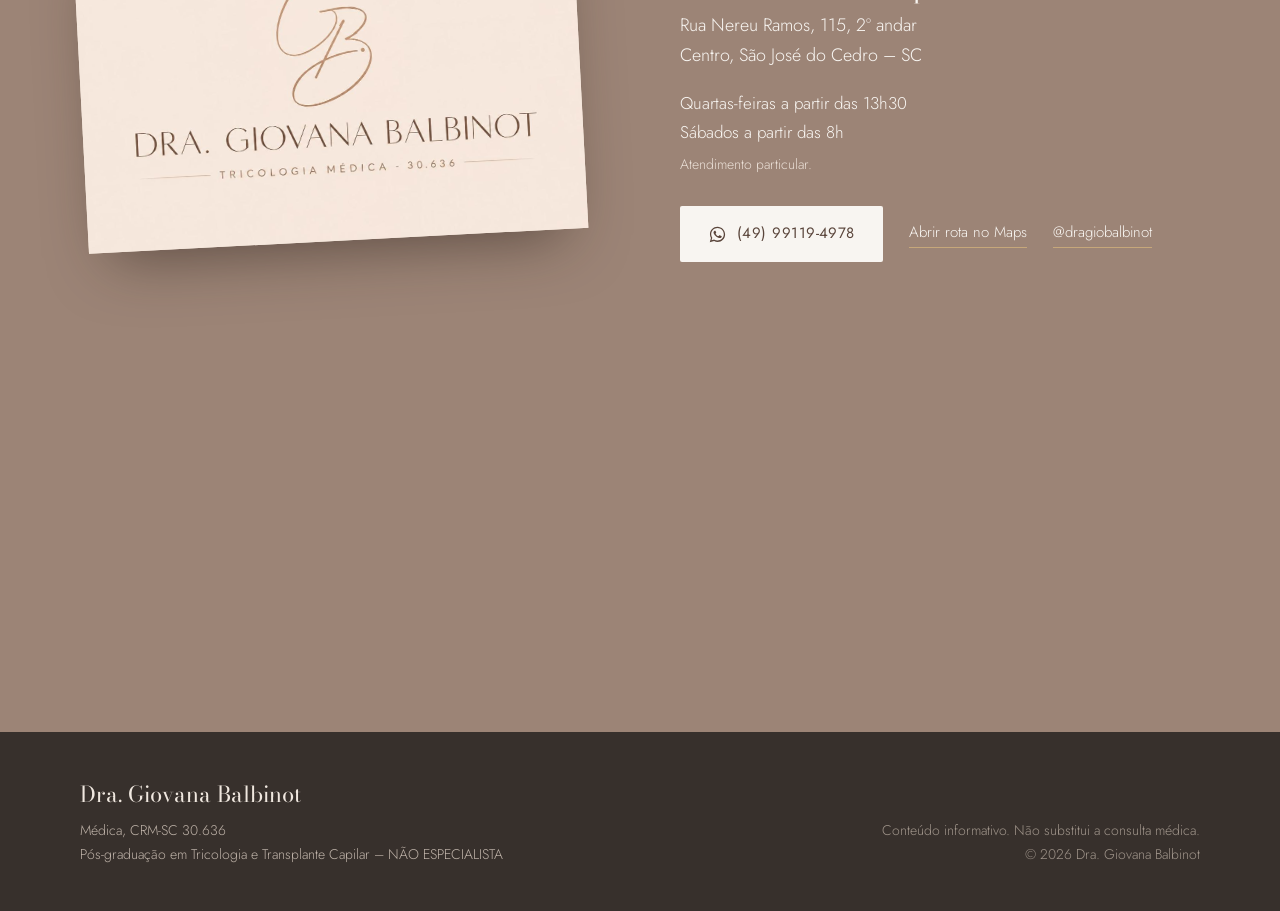
<file: v2/index.html>
<!doctype html>
<html lang="pt-BR">
<head>
<meta charset="utf-8">
<meta name="viewport" content="width=device-width, initial-scale=1">
<title>Dra. Giovana Balbinot · Médica · Saúde capilar em São José do Cedro – SC</title>
<meta name="description" content="Dra. Giovana Balbinot, médica (CRM-SC 30.636). Consultas voltadas à saúde dos cabelos e do couro cabeludo em São José do Cedro – SC. Agendamento pelo WhatsApp.">
<meta name="theme-color" content="#9C8476">
<meta name="robots" content="noindex, nofollow"><!-- prévia: remover ao publicar no domínio -->
<meta property="og:type" content="website">
<meta property="og:title" content="Dra. Giovana Balbinot · Saúde dos cabelos e do couro cabeludo">
<meta property="og:description" content="Consultas em São José do Cedro – SC. Agendamento pelo WhatsApp.">
<meta property="og:image" content="https://osvaldobiffi-source.github.io/site-dragiovana/img/logo.jpg">
<link rel="icon" href="../img/logo.jpg">
<link rel="preconnect" href="https://fonts.googleapis.com">
<link rel="preconnect" href="https://fonts.gstatic.com" crossorigin>
<link href="https://fonts.googleapis.com/css2?family=Allura&family=Bodoni+Moda:ital,opsz,wght@0,6..96,400;0,6..96,500;1,6..96,400&family=Jost:wght@300;400;500&display=swap" rel="stylesheet">
<link rel="stylesheet" href="estilo.css">
</head>
<body>

<div class="previa-aviso" role="note">
  <div class="wrap">Prévia, versão 2. Itens marcados como <span class="tag-prev">texto ilustrativo</span> ou <span class="tag-prev">foto a enviar</span> serão ajustados com você. <a href="../">Ver a versão 1</a></div>
</div>

<header class="topo">
  <div class="wrap topo-in">
    <a href="#inicio" class="marca">Dra. Giovana Balbinot</a>
    <nav class="menu" id="menu" aria-label="Menu">
      <a href="#sobre">Sobre</a>
      <a href="#atendimentos">Atendimentos</a>
      <a href="#consulta">A consulta</a>
      <a href="#duvidas">Dúvidas</a>
      <a href="#contato">Contato</a>
      <a class="btn btn-ouro menu-cta" href="https://wa.me/5549991194978?text=Ol%C3%A1%2C%20Dra.%20Giovana!%20Gostaria%20de%20agendar%20uma%20consulta." target="_blank" rel="noopener">Agendar pelo WhatsApp</a>
    </nav>
    <a class="btn btn-cafe topo-cta" href="https://wa.me/5549991194978?text=Ol%C3%A1%2C%20Dra.%20Giovana!%20Gostaria%20de%20agendar%20uma%20consulta." target="_blank" rel="noopener">Agendar consulta</a>
    <button class="hamb" id="hamb" aria-label="Abrir menu" aria-expanded="false" aria-controls="menu"><span></span><span></span><span></span></button>
  </div>
</header>

<main>

<!-- INÍCIO: o "post" -->
<section id="inicio" class="post">
  <div class="wrap post-in">
    <div class="post-txt">
      <h1>Cuidado médico <span class="script">para os seus cabelos</span></h1>
      <p class="lead">Consultas dedicadas à saúde dos fios e do couro cabeludo, em São José do Cedro. Cada queixa é investigada a partir da causa.</p>
      <a class="btn btn-claro" href="https://wa.me/5549991194978?text=Ol%C3%A1%2C%20Dra.%20Giovana!%20Gostaria%20de%20agendar%20uma%20consulta." target="_blank" rel="noopener"><svg viewBox="0 0 32 32" aria-hidden="true"><use href="#ico-wa"/></svg>Agendar pelo WhatsApp</a>
    </div>
    <div class="post-foto">
      <span class="tag-prev claro">foto a enviar</span>
      <span class="post-leg">Retrato da Dra. Giovana, de jaleco</span>
    </div>
  </div>
  <p class="post-assin">Dra. Giovana Balbinot</p>
  <p class="post-crm">CRM-SC 30.636</p>
</section>

<!-- FRASE -->
<section class="intro">
  <div class="wrap">
    <p class="intro-frase">Queda, afinamento e coceira podem ter causas diferentes. Antes de qualquer produto ou procedimento, vem a <em>avaliação médica.</em></p>
  </div>
</section>

<!-- SOBRE -->
<section id="sobre" class="sobre">
  <div class="wrap sobre-in">
    <div class="sobre-foto">
      <span class="tag-prev">foto a enviar</span>
      <span class="sobre-leg">Foto no consultório, com o tricoscópio</span>
    </div>
    <div class="sobre-txt">
      <h2>Prazer, sou a Dra. Giovana</h2>
      <p class="marcado"><span class="tag-prev">texto ilustrativo</span>Sou médica e dedico meu trabalho à saúde dos cabelos e do couro cabeludo. Gosto de consultas sem pressa, em que cada paciente entende o que está acontecendo com os próprios fios e por que cada cuidado foi indicado.</p>
      <p class="citacao"><span class="script">Tratamento capilar não é sobre tendências, é sobre escolhas certas.</span></p>
      <ul class="formacao">
        <li>Graduação em Medicina, Centro Universitário FAG, 2021</li>
        <li>Pós-graduação em Tricologia e Transplante Capilar, Instituto Lapidare, 2025</li>
        <li>Curso teórico e prático em Raciocínio Avançado de Tricologia, 2026</li>
      </ul>
      <p class="titulo-cfm">Médica com pós-graduação em Tricologia e Transplante Capilar – NÃO ESPECIALISTA. CRM-SC 30.636.</p>
    </div>
  </div>
</section>

<!-- ATENDIMENTOS: carrossel de posts -->
<section id="atendimentos" class="atend">
  <div class="wrap atend-cab">
    <h2>Atendimentos</h2>
    <div class="setas">
      <button class="seta" data-dir="-1" aria-label="Anterior"><svg viewBox="0 0 24 24" aria-hidden="true"><path d="M15 5l-7 7 7 7"/></svg></button>
      <button class="seta" data-dir="1" aria-label="Próximo"><svg viewBox="0 0 24 24" aria-hidden="true"><path d="M9 5l7 7-7 7"/></svg></button>
    </div>
  </div>
  <ul class="carrossel" id="carrossel" tabindex="0" aria-label="Atendimentos realizados no consultório">
    <li class="card-post"><h3>Consulta em saúde capilar</h3><p>Conversa detalhada sobre histórico, hábitos e queixas, com exame clínico dos cabelos e do couro cabeludo.</p><span class="cp-assin">Dra. Giovana Balbinot</span></li>
    <li class="card-post claro"><h3>Tricoscopia digital</h3><p>Imagens ampliadas do couro cabeludo e dos fios, para apoiar o diagnóstico e acompanhar a evolução.</p><span class="cp-assin">Dra. Giovana Balbinot</span></li>
    <li class="card-post"><h3>LED e laser</h3><p>Terapias com luz aplicadas no couro cabeludo, quando indicadas na avaliação.</p><span class="cp-assin">Dra. Giovana Balbinot</span></li>
    <li class="card-post claro"><h3>Terapias injetáveis</h3><p>Aplicações no couro cabeludo, com indicação individual definida em consulta.</p><span class="cp-assin">Dra. Giovana Balbinot</span></li>
    <li class="card-post"><h3>Biópsia de couro cabeludo</h3><p>Coleta de uma pequena amostra para análise, que pode auxiliar no diagnóstico.</p><span class="cp-assin">Dra. Giovana Balbinot</span></li>
  </ul>
  <p class="wrap aviso">Toda indicação é individual e definida somente após avaliação médica.</p>
</section>

<!-- QUANDO PROCURAR -->
<section class="sinais">
  <div class="wrap">
    <h2>Quando vale marcar uma avaliação</h2>
    <ul class="sinais-lista">
      <li><b>Queda acima do normal</b>Muitos fios no travesseiro, no ralo ou na escova.</li>
      <li><b>Falhas ou entradas</b>Áreas com menos cabelo ou risca mais aberta.</li>
      <li><b>Fios mais finos</b>Perda de volume e de densidade.</li>
      <li><b>Coceira ou ardência</b>Desconforto que não melhora com a rotina.</li>
      <li><b>Descamação e oleosidade</b>Caspa persistente ou oleosidade excessiva.</li>
      <li><b>Depois de tratamentos</b>Queda após quimioterapia, gestação ou cirurgias.</li>
    </ul>
  </div>
</section>

<!-- CONSULTA -->
<section id="consulta" class="consulta">
  <div class="wrap">
    <h2>Como funciona a consulta</h2>
    <ol class="passos">
      <li><b>Agendamento</b>Pelo WhatsApp, com dia e horário combinados.</li>
      <li><b>Avaliação</b>Conversa, exame clínico e tricoscopia digital, quando indicada.</li>
      <li><b>Plano de cuidado</b>Explicação do que foi observado e dos próximos passos.</li>
      <li><b>Acompanhamento</b>Retornos para avaliar a evolução com calma.</li>
    </ol>
    <p class="levar"><b>Para a primeira consulta, leve:</b> exames de sangue recentes, lista de medicamentos e suplementos em uso e fotos antigas do cabelo. <span class="ph"><span class="tag-prev">texto ilustrativo</span>Outras orientações da Dra. aqui.</span></p>
  </div>
</section>

<!-- DÚVIDAS -->
<section id="duvidas" class="duvidas">
  <div class="wrap duvidas-in">
    <h2>Dúvidas frequentes</h2>
    <div class="faq">
      <details open><summary>Atende convênio?</summary><p>O atendimento é somente particular.</p></details>
      <details><summary>Preciso de encaminhamento?</summary><p>Não. Basta agendar pelo WhatsApp.</p></details>
      <details><summary>Quanto tempo dura a consulta?</summary><p class="ph"><span class="tag-prev">texto ilustrativo</span>Texto sobre a duração média da consulta aqui.</p></details>
      <details><summary>Atende homens e crianças?</summary><p class="ph"><span class="tag-prev">texto ilustrativo</span>Texto sobre o público atendido aqui.</p></details>
      <details><summary>Quantas sessões são necessárias?</summary><p>Depende de cada caso. O número de sessões e o intervalo entre elas são definidos depois da avaliação médica.</p></details>
      <details><summary>Atende em outras cidades?</summary><p class="ph"><span class="tag-prev">texto ilustrativo</span>Texto sobre atendimentos fora de São José do Cedro aqui.</p></details>
    </div>
  </div>
</section>

<!-- CONTATO: o cartão -->
<section id="contato" class="contato">
  <div class="wrap contato-in">
    <div class="cartao"><img src="../img/logo.jpg" alt="Dra. Giovana Balbinot, Tricologia Médica, CRM 30.636"></div>
    <div class="contato-txt">
      <h2>Agende sua consulta</h2>
      <p class="end"><b>Clínica Dilvane Gaspar</b><br>Rua Nereu Ramos, 115, 2º andar<br>Centro, São José do Cedro – SC</p>
      <p class="horas">Quartas-feiras a partir das 13h30<br>Sábados a partir das 8h</p>
      <p class="pequeno">Atendimento particular.</p>
      <div class="contato-cta">
        <a class="btn btn-cafe" href="https://wa.me/5549991194978?text=Ol%C3%A1%2C%20Dra.%20Giovana!%20Gostaria%20de%20agendar%20uma%20consulta." target="_blank" rel="noopener"><svg viewBox="0 0 32 32" aria-hidden="true"><use href="#ico-wa"/></svg>(49) 99119-4978</a>
        <a class="link-sub" href="https://www.google.com/maps/search/?api=1&amp;query=Rua+Nereu+Ramos+115+S%C3%A3o+Jos%C3%A9+do+Cedro+SC" target="_blank" rel="noopener">Abrir rota no Maps</a>
        <a class="link-sub" href="https://www.instagram.com/dragiobalbinot/" target="_blank" rel="noopener">@dragiobalbinot</a>
      </div>
    </div>
  </div>
  <div class="mapa"><iframe title="Mapa: Rua Nereu Ramos, 115, São José do Cedro" loading="lazy" src="https://maps.google.com/maps?q=Rua%20Nereu%20Ramos%2C%20115%2C%20S%C3%A3o%20Jos%C3%A9%20do%20Cedro%20-%20SC&amp;z=16&amp;output=embed"></iframe></div>
</section>

</main>

<footer class="rodape">
  <div class="wrap rodape-in">
    <div><p class="rodape-nome">Dra. Giovana Balbinot</p><p>Médica, CRM-SC 30.636<br>Pós-graduação em Tricologia e Transplante Capilar – NÃO ESPECIALISTA</p></div>
    <p class="rodape-legal">Conteúdo informativo. Não substitui a consulta médica.<br>© 2026 Dra. Giovana Balbinot</p>
  </div>
</footer>

<a class="wa" href="https://wa.me/5549991194978?text=Ol%C3%A1%2C%20Dra.%20Giovana!%20Gostaria%20de%20agendar%20uma%20consulta." target="_blank" rel="noopener" aria-label="Agendar pelo WhatsApp"><svg viewBox="0 0 32 32" aria-hidden="true"><use href="#ico-wa"/></svg></a>

<svg width="0" height="0" style="position:absolute" aria-hidden="true">
  <symbol id="ico-wa" viewBox="0 0 32 32"><path fill="currentColor" d="M16 3C9 3 3.3 8.6 3.3 15.6c0 2.2.6 4.4 1.7 6.3L3 29l7.3-1.9c1.8 1 3.8 1.5 5.8 1.5 7 0 12.7-5.7 12.7-12.6S23 3 16 3zm0 23.1c-1.9 0-3.7-.5-5.3-1.4l-.4-.2-4.3 1.1 1.2-4.2-.3-.4c-1-1.6-1.5-3.5-1.5-5.4C5.4 9.8 10.1 5.1 16 5.1s10.6 4.7 10.6 10.5S21.8 26.1 16 26.1zm5.8-7.9c-.3-.2-1.9-.9-2.2-1-.3-.1-.5-.2-.7.2-.2.3-.8 1-1 1.2-.2.2-.4.2-.7.1-.3-.2-1.3-.5-2.6-1.6-1-.9-1.6-1.9-1.8-2.2-.2-.3 0-.5.1-.7l.5-.6c.2-.2.2-.4.3-.6.1-.2 0-.4 0-.6l-1-2.4c-.3-.6-.5-.5-.7-.5h-.6c-.2 0-.6.1-.9.4-.3.3-1.2 1.1-1.2 2.8s1.2 3.2 1.4 3.5c.2.2 2.4 3.6 5.8 5 .8.4 1.4.6 1.9.7.8.3 1.6.2 2.2.1.7-.1 1.9-.8 2.2-1.5.3-.7.3-1.3.2-1.5-.1-.2-.3-.3-.6-.4z"/></symbol>
</svg>

<script>
(function(){
  var b=document.getElementById('hamb'), m=document.getElementById('menu');
  function fechar(){document.body.classList.remove('menu-aberto');b.setAttribute('aria-expanded','false');b.setAttribute('aria-label','Abrir menu');}
  b.addEventListener('click',function(){
    var aberto=document.body.classList.toggle('menu-aberto');
    b.setAttribute('aria-expanded',aberto?'true':'false');
    b.setAttribute('aria-label',aberto?'Fechar menu':'Abrir menu');
  });
  m.addEventListener('click',function(e){if(e.target.tagName==='A')fechar();});
  document.addEventListener('keydown',function(e){if(e.key==='Escape')fechar();});
  var c=document.getElementById('carrossel');
  document.querySelectorAll('.seta').forEach(function(s){
    s.addEventListener('click',function(){
      var card=c.querySelector('.card-post'); var passo=card?card.getBoundingClientRect().width+24:300;
      c.scrollBy({left:passo*Number(s.dataset.dir),behavior:'smooth'});
    });
  });
})();
</script>
</body>
</html>
</file>
<file: estilo.css>
/* Dra. Giovana Balbinot · paleta oficial da marca
   Ideia central: a lente do tricoscópio + um fio de cabelo em traço fino (o mesmo traço do monograma GB).
   Ousadia só no topo; o resto é quieto. Cormorant: vogal com circunflexo NO FIM da palavra (ex.: "você") sai com acento solto; no meio ("convênio") sai certo. */
:root{
  --logo-bg:#F6E8DD;   /* fundo exato da logo */
  --off:#F8F5F1;       /* fundo principal */
  --nude:#EFE7DF;
  --bege:#DCC9BC;
  --taupe:#B89B89;
  --mocha:#9C8476;     /* tom dos posts */
  --cafe:#5A453B;      /* texto */
  --grafite:#37302C;
  --texto2:#76695F;    /* um pouco mais escuro que o da paleta, para contraste AA */
  --rose:#C89D8A;
  --serif:"Cormorant Garamond",Georgia,serif;
  --sans:"Jost",system-ui,sans-serif;
  --script:"Allura",cursive;
  /* escala 4:3 a partir de 17px */
  --t-sm:14px; --t-base:17px; --t-md:22px; --t-lg:30px; --t-xl:40px; --t-2xl:clamp(46px,6.2vw,74px);
}
*{box-sizing:border-box;margin:0;padding:0}
html{scroll-behavior:smooth;scroll-padding-top:90px}
body{background:var(--off);color:var(--cafe);font-family:var(--sans);font-weight:300;font-size:var(--t-base);line-height:1.7;-webkit-font-smoothing:antialiased;overflow-x:hidden}
img{max-width:100%;display:block}
a{color:inherit;text-decoration:none}
:focus-visible{outline:2px solid var(--cafe);outline-offset:3px;border-radius:2px}
.wrap{width:min(1120px,100% - 48px);margin-inline:auto}

h1,h2,h3{font-family:var(--serif);font-weight:400;color:var(--cafe);line-height:1.1;letter-spacing:-.005em}
h2{font-size:var(--t-xl);margin-bottom:22px}
h3{font-size:var(--t-md);font-weight:500;line-height:1.25}
p{max-width:62ch}
.script{font-family:var(--script);font-weight:400}

/* marcações da prévia */
.previa-aviso{background:var(--grafite);color:#D9CFC6;font-size:13px;text-align:center;padding:9px 0;line-height:1.9}
.tag-prev{display:inline-block;font-family:var(--sans);font-size:11.5px;font-weight:400;letter-spacing:.02em;line-height:1;padding:5px 10px;border:1px dashed var(--rose);color:var(--cafe);background:rgba(255,255,255,.75);border-radius:999px;vertical-align:middle;margin:0 3px}
.previa-aviso a{color:#E9D3C6;border-bottom:1px solid currentColor;margin-left:6px}
.previa-aviso .tag-prev{background:transparent;color:#E9D3C6;border-color:#B98F7C}
.tag-prev.claro{color:var(--off);border-color:rgba(248,245,241,.8);background:rgba(255,255,255,.1)}
.marcado .tag-prev,.ph .tag-prev{display:table;margin:0 0 10px}
.ph{color:var(--texto2);font-style:italic}

/* botões e links */
.btn{display:inline-flex;align-items:center;justify-content:center;gap:10px;padding:15px 28px;border-radius:999px;font-size:15px;font-weight:400;letter-spacing:.02em;transition:background .2s}
.btn svg{width:19px;height:19px;flex:none}
.btn-cafe{background:var(--cafe);color:var(--off)}
.btn-cafe:hover{background:var(--grafite)}
.link-sub{font-size:15px;color:var(--cafe);border-bottom:1px solid var(--taupe);padding-bottom:2px;transition:border-color .2s}
.link-sub:hover{border-color:var(--cafe)}

/* topo */
.topo{position:sticky;top:0;z-index:40;background:rgba(246,232,221,.96);backdrop-filter:blur(8px);border-bottom:1px solid rgba(90,69,59,.1)}
.topo-in{display:flex;align-items:center;justify-content:space-between;height:78px;gap:24px}
.marca{display:flex;align-items:center;gap:14px}
.marca-gb{width:44px;height:60px;overflow:hidden;position:relative;flex:none}
.marca-gb img{position:absolute;width:201px;max-width:none;left:-78px;top:-20px}
.marca-txt{font-family:var(--serif);font-size:22px;font-weight:500;color:var(--cafe);line-height:1.1;white-space:nowrap}
.marca-txt small{display:block;font-family:var(--sans);font-weight:300;font-size:12.5px;color:var(--texto2);margin-top:4px}
.menu{display:flex;gap:26px;font-size:15px;color:var(--texto2)}
.menu a:hover{color:var(--cafe)}
.menu .menu-cta{display:none}
.topo-cta{padding:10px 22px;font-size:14px}
.hamb{display:none;width:44px;height:44px;border:0;background:none;cursor:pointer;position:relative}
.hamb span{position:absolute;left:11px;right:11px;height:1.5px;background:var(--cafe);transition:transform .3s,opacity .3s}
.hamb span:nth-child(1){top:15px}.hamb span:nth-child(2){top:21px}.hamb span:nth-child(3){top:27px}
.menu-aberto .hamb span:nth-child(1){transform:translateY(6px) rotate(45deg)}
.menu-aberto .hamb span:nth-child(2){opacity:0}
.menu-aberto .hamb span:nth-child(3){transform:translateY(-6px) rotate(-45deg)}

/* HERO · a lente e o fio */
.hero{background:var(--logo-bg);position:relative;overflow:hidden}
.fio{position:absolute;inset:0;width:100%;height:100%;pointer-events:none}
.fio path{fill:none;stroke:var(--rose);stroke-width:1.2;stroke-linecap:round;opacity:.75;stroke-dasharray:2400;stroke-dashoffset:2400;animation:desenha 3.2s cubic-bezier(.45,.05,.25,1) .3s forwards}
@keyframes desenha{to{stroke-dashoffset:0}}
.hero-in{position:relative;display:grid;grid-template-columns:1fr 1fr;gap:64px;align-items:center;min-height:min(calc(100vh - 115px),720px);padding:64px 0 72px}
.hero h1{font-size:var(--t-2xl);font-weight:300;line-height:1.02}
.hero h1 .script{display:block;font-weight:400;color:var(--mocha);font-size:1.02em;line-height:1;margin-top:6px}
.hero .lead{font-size:var(--t-md);font-family:var(--serif);font-weight:400;line-height:1.45;color:var(--cafe);margin:28px 0 0;max-width:30ch}
.hero-cta{display:flex;flex-wrap:wrap;align-items:center;gap:18px 28px;margin-top:36px}
.hero-crm{margin-top:34px;font-size:var(--t-sm);color:var(--texto2)}
.hero-txt>*{animation:surge .9s ease both}
.hero-txt>:nth-child(2){animation-delay:.12s}.hero-txt>:nth-child(3){animation-delay:.24s}.hero-txt>:nth-child(4){animation-delay:.36s}
@keyframes surge{from{opacity:0;transform:translateY(10px)}}

.lente{position:relative;width:min(100%,480px);aspect-ratio:1;margin-left:auto}
.lente:before{content:"";position:absolute;inset:0;border-radius:50%;background:var(--logo-bg)}
.lente-marcas{position:absolute;inset:0;width:100%;height:100%}
.lente-marcas circle{fill:none;stroke:var(--taupe);stroke-width:1}
.lente-marcas path{stroke:var(--capu,#8D6F60);stroke-width:1;opacity:.7}
.lente-foto{position:absolute;inset:9%;border-radius:50%;background:linear-gradient(165deg,#E4D3C7 0%,#C7AE9F 55%,#A68E80 100%);display:flex;flex-direction:column;align-items:center;justify-content:center;gap:12px;text-align:center;padding:18%;color:var(--off);box-shadow:inset 0 0 0 1px rgba(255,255,255,.35)}
img.lente-foto{width:82%;height:82%;padding:0;object-fit:cover;object-position:50% 30%;background:var(--bege)}
.lente-leg{font-family:var(--serif);font-size:var(--t-md);line-height:1.3}

/* seções */
.secao{padding:112px 0}
.secao-nude{background:var(--nude)}
.tit-centro{text-align:center;margin-bottom:56px}
.duas-col{display:grid;grid-template-columns:5fr 7fr;gap:72px;align-items:start}
.col-tit p{color:var(--texto2)}

/* sobre */
.sobre{display:grid;grid-template-columns:5fr 7fr;gap:80px;align-items:center}
.sobre-foto{aspect-ratio:4/5;background:linear-gradient(170deg,var(--nude),var(--bege));border-radius:240px 240px 4px 4px;display:flex;flex-direction:column;align-items:center;justify-content:center;gap:12px;text-align:center;padding:40px}
img.sobre-foto{width:100%;height:auto;padding:0;object-fit:cover;background:var(--bege)}
.sobre-leg{font-family:var(--serif);font-size:var(--t-md);color:var(--texto2);max-width:16ch;line-height:1.3}
.sobre-txt>p{margin-bottom:0}
.citacao{font-family:var(--serif);font-style:italic;font-size:var(--t-lg);line-height:1.3;color:var(--mocha);margin:32px 0 36px;max-width:24ch}
.formacao{border-top:1px solid var(--bege)}
.formacao>div{display:grid;grid-template-columns:64px 1fr;gap:16px;padding:16px 0;border-bottom:1px solid var(--bege)}
.formacao dt{font-family:var(--serif);font-size:var(--t-md);color:var(--mocha);line-height:1.3}
.formacao dd{font-size:15px;color:var(--texto2)}
.formacao b{display:block;font-weight:400;font-size:var(--t-base);color:var(--cafe)}
.titulo-cfm{margin-top:22px;font-size:13px;color:var(--texto2);max-width:none}

/* quando procurar */
.sinais{list-style:none;display:grid;grid-template-columns:1fr 1fr;gap:0 40px}
.sinais li{padding:22px 0;border-top:1px solid var(--bege);font-size:15.5px;color:var(--texto2)}
.sinais b{display:block;font-family:var(--serif);font-size:var(--t-md);font-weight:500;color:var(--cafe);margin-bottom:4px;line-height:1.25}

/* tricologia */
.secao-mocha{background:var(--mocha);color:var(--off)}
.secao-mocha h2{color:var(--off)}
.secao-mocha p{color:#F3EAE2}
.manchete{font-family:var(--serif);font-weight:300;font-size:clamp(40px,6vw,76px);line-height:1.05;color:var(--off)!important;max-width:24ch;margin-bottom:64px}
/* circunflexo da Cormorant fica alto demais em tamanho grande: "e" + acento posicionado */
.ce{position:relative}.ce i{font-style:normal;position:absolute;left:0;right:0;top:.1em;text-align:center}
.sr{position:absolute;width:1px;height:1px;overflow:hidden;clip:rect(0 0 0 0);white-space:nowrap}
.tri{display:grid;grid-template-columns:1fr 1fr;gap:72px;align-items:start;border-top:1px solid rgba(248,245,241,.3);padding-top:48px}
.tri-foto{margin-top:44px;width:min(100%,400px);height:auto;aspect-ratio:4/5;object-fit:cover;border-radius:4px}
.condicoes{list-style:none}
.condicoes li{padding:16px 0;border-bottom:1px solid rgba(248,245,241,.25);color:#F3EAE2;font-size:15.5px}
.condicoes li:first-child{padding-top:0}
.condicoes b{display:block;font-family:var(--serif);font-size:var(--t-md);font-weight:500;color:var(--off);margin-bottom:2px}

/* atendimentos: lista editorial, sem cartões */
.servicos{list-style:none;border-top:1px solid var(--cafe)}
.servicos li{display:grid;grid-template-columns:5fr 7fr;gap:48px;padding:30px 0;border-bottom:1px solid var(--bege);align-items:baseline}
.servicos h3{font-size:var(--t-lg);font-weight:400}
.servicos p{color:var(--texto2)}
.aviso{margin:28px auto 0;text-align:center;font-size:var(--t-sm);color:var(--texto2);font-style:italic}

/* consulta: aqui a numeração faz sentido (é sequência) */
.passos{list-style:none;display:grid;grid-template-columns:repeat(4,1fr);counter-reset:p;margin-top:40px;border-top:1px solid var(--taupe)}
.passos li{counter-increment:p;padding:30px 28px 0 0;position:relative}
.passos li:before{content:counter(p);font-family:var(--serif);font-weight:300;font-size:56px;line-height:1;color:var(--taupe);display:block;margin-bottom:12px}
.passos li:after{content:"";position:absolute;top:-4px;left:0;width:7px;height:7px;border-radius:50%;background:var(--cafe)}
.passos b{font-family:var(--serif);font-size:var(--t-md);font-weight:500;display:block;margin-bottom:4px}
.passos span{font-size:15.5px;color:var(--texto2)}
.antes{margin-top:72px;display:grid;grid-template-columns:5fr 7fr;gap:72px;align-items:start;padding-top:40px;border-top:1px solid var(--bege)}
.antes h3{font-size:var(--t-lg);font-weight:400}
.antes ul{list-style:none}
.antes li{padding:12px 0 12px 22px;position:relative;border-bottom:1px solid var(--bege)}
.antes li:before{content:"";position:absolute;left:0;top:24px;width:8px;height:1px;background:var(--cafe)}
.antes li.ph:before{background:var(--rose)}

/* dúvidas */
.faq details{border-bottom:1px solid var(--bege)}
.faq details:first-child{border-top:1px solid var(--cafe)}
.faq summary{list-style:none;cursor:pointer;padding:20px 44px 20px 0;position:relative;font-family:var(--serif);font-size:var(--t-md);font-weight:500;color:var(--cafe)}
.faq summary::-webkit-details-marker{display:none}
.faq summary:before,.faq summary:after{content:"";position:absolute;right:6px;top:50%;width:14px;height:1.2px;background:var(--cafe);transition:transform .25s}
.faq summary:after{transform:rotate(90deg)}
.faq details[open] summary:after{transform:rotate(0)}
.faq details p{padding:0 44px 22px 0;color:var(--texto2)}

/* marca */
.marca-faixa{background:var(--logo-bg);padding:12px 0}
.marca-faixa img{width:min(640px,100%);margin:0 auto}

/* local */
.local{display:grid;grid-template-columns:5fr 7fr;gap:72px;align-items:stretch}
.end{font-size:var(--t-base);margin-bottom:26px;color:var(--texto2)}
.end b{font-family:var(--serif);font-size:var(--t-lg);font-weight:400;color:var(--cafe);display:block;margin-bottom:6px;line-height:1.15}
.horarios{border-top:1px solid var(--bege);margin-bottom:16px}
.horarios>div{display:flex;justify-content:space-between;padding:14px 0;border-bottom:1px solid var(--bege)}
.horarios dd{color:var(--texto2)}
.pequeno{font-size:var(--t-sm);color:var(--texto2)}
.local .hero-cta{margin-top:28px}
.mapa{min-height:440px;overflow:hidden;background:var(--nude);border-radius:4px}
.mapa iframe{width:100%;height:100%;min-height:440px;border:0;filter:sepia(.3) saturate(.75)}

.galeria{display:grid;grid-template-columns:repeat(4,1fr);gap:16px;margin-top:72px}
.galeria img{width:100%;height:auto;aspect-ratio:4/5;object-fit:cover;border-radius:4px;background:var(--nude)}
.galeria figcaption{margin-top:10px;font-size:var(--t-sm);color:var(--texto2)}
@media (max-width:960px){.galeria{grid-template-columns:1fr 1fr;margin-top:48px}.tri-foto{width:100%}}

/* rodapé */
.rodape{background:var(--grafite);color:#CFC4BA;padding:64px 0 28px;font-size:15px}
.rodape-in{display:grid;grid-template-columns:1.4fr .8fr 1fr;gap:48px}
.rodape-nome{font-family:var(--serif);font-size:var(--t-lg);color:var(--nude);line-height:1.1}
.rodape-tit{margin-top:12px;font-size:13.5px;line-height:1.8;color:#B8ACA2}
.rodape-nav,.rodape-contato{display:flex;flex-direction:column;gap:8px}
.rodape-nav a:hover,.rodape-contato a:hover{color:#fff}
.rodape-contato span{color:#A99D93;margin-top:6px;line-height:1.6}
.rodape-legal{border-top:1px solid rgba(255,255,255,.1);margin-top:44px;padding-top:22px;font-size:13px;color:#9F948A;display:flex;justify-content:space-between;gap:20px;flex-wrap:wrap}

.wa{position:fixed;right:22px;bottom:22px;z-index:30;width:56px;height:56px;border-radius:50%;background:var(--cafe);color:var(--off);display:flex;align-items:center;justify-content:center;box-shadow:0 8px 22px -8px rgba(55,48,44,.6)}
.wa svg{width:26px;height:26px}

/* responsivo */
@media (max-width:1080px){
  .menu{gap:18px;font-size:14px}
}
@media (max-width:960px){
  .topo{backdrop-filter:none;background:var(--logo-bg)}
  .topo-cta{display:none}
  .hamb{display:block}
  .menu{position:fixed;inset:0;z-index:-1;background:var(--logo-bg);flex-direction:column;align-items:center;justify-content:center;gap:20px;padding-top:70px;font-family:var(--serif);font-size:26px;color:var(--cafe);opacity:0;visibility:hidden;transition:opacity .3s,visibility .3s}
  .menu-aberto .menu{opacity:1;visibility:visible}
  .menu .menu-cta{display:inline-flex;margin-top:14px;font-family:var(--sans);font-size:15px}
  .menu-aberto{overflow:hidden}
  .hero-in{grid-template-columns:1fr;gap:48px;min-height:0;padding:48px 0 64px}
  .lente{margin:0 auto;width:min(100%,400px)}
  .sobre,.duas-col,.tri,.local,.antes{grid-template-columns:1fr;gap:40px}
  .sobre-foto{max-width:420px;width:100%;margin:0 auto}
  .servicos li{grid-template-columns:1fr;gap:8px}
  .passos{grid-template-columns:1fr 1fr;gap:0 32px;border-top:0}
  .passos li{border-top:1px solid var(--taupe);padding-bottom:36px}
  .rodape-in{grid-template-columns:1fr 1fr}
  .rodape-in>div:first-child{grid-column:1/-1}
  .secao{padding:84px 0}
}
@media (max-width:600px){
  body{font-size:16px}
  .wrap{width:calc(100% - 32px)}
  .previa-aviso{font-size:12px;padding:8px 0}
  .topo-in{height:68px}
  .marca{gap:10px}
  .marca-gb{width:36px;height:50px}
  .marca-gb img{width:166px;left:-64px;top:-16px}
  .marca-txt{font-size:18px}
  .marca-txt small{font-size:11px}
  .fio{display:none}
  .hero h1{font-size:48px}
  .hero .lead{font-size:20px}
  .hero-cta .btn{width:100%}
  .hero-cta{gap:18px}
  h2{font-size:34px}
  .sinais{grid-template-columns:1fr}
  .servicos h3{font-size:26px}
  .passos{grid-template-columns:1fr;border-left:1px solid var(--taupe);margin-left:3px}
  .passos li{border-top:0;padding:0 0 30px 24px}
  .passos li:last-child{padding-bottom:0}
  .passos li:after{left:-4px;top:14px}
  .passos li:before{font-size:44px;margin-bottom:6px}
  .manchete{margin-bottom:44px}
  .rodape-in{grid-template-columns:1fr;gap:32px}
  .wa{right:16px;bottom:16px;width:52px;height:52px}
}
@media (prefers-reduced-motion:reduce){
  html{scroll-behavior:auto}
  .fio path{animation:none;stroke-dashoffset:0}
  .hero-txt>*{animation:none}
  *{transition:none!important}
}
@media (max-width:600px){.manchete br{display:none}}
</file>
<file: v2/estilo.css>
/* Versão 2 · "o site como continuação do Instagram"
   Topo = um post (mocha, assinatura no canto, CRM no rodapé do post); atendimentos = carrossel de posts;
   logo apresentada como cartão de visita. Bodoni Moda + Allura + Jost. Destaque: champagne. */
:root{
  --off:#F8F5F1;
  --nude:#EFE7DF;
  --logo-bg:#F6E8DD;
  --bege:#DCC9BC;
  --mocha:#9C8476;
  --mocha-esc:#8A7366;
  --cafe:#5A453B;
  --grafite:#37302C;
  --texto2:#76695F;
  --ouro:#C6A77A;
  --serif:"Bodoni Moda",Didot,Georgia,serif;
  --sans:"Jost",system-ui,sans-serif;
  --script:"Allura",cursive;
}
*{box-sizing:border-box;margin:0;padding:0}
html{scroll-behavior:smooth;scroll-padding-top:80px}
body{background:var(--off);color:var(--cafe);font-family:var(--sans);font-weight:300;font-size:17px;line-height:1.7;-webkit-font-smoothing:antialiased;overflow-x:hidden}
img{max-width:100%;display:block}
a{color:inherit;text-decoration:none}
:focus-visible{outline:2px solid var(--ouro);outline-offset:3px}
.wrap{width:min(1120px,100% - 48px);margin-inline:auto}
h1,h2,h3{font-family:var(--serif);font-weight:400;line-height:1.1;color:var(--cafe)}
h2{font-size:clamp(32px,4vw,46px);margin-bottom:28px;letter-spacing:-.015em}
.script{font-family:var(--script);font-weight:400}
p{max-width:64ch}

/* prévia */
.previa-aviso{background:var(--grafite);color:#D9CFC6;font-size:13px;text-align:center;padding:9px 0;line-height:1.9}
.previa-aviso a{color:var(--ouro);border-bottom:1px solid currentColor;margin-left:6px}
.tag-prev{display:inline-block;font-family:var(--sans);font-size:11.5px;font-weight:400;line-height:1;padding:5px 10px;border:1px dashed var(--ouro);color:var(--cafe);background:rgba(255,255,255,.75);border-radius:999px;vertical-align:middle;margin:0 3px}
.previa-aviso .tag-prev{background:transparent;color:#E8D7BC;border-color:#A88E66}
.tag-prev.claro{color:var(--off);border-color:rgba(248,245,241,.8);background:rgba(255,255,255,.1)}
.marcado .tag-prev,.ph .tag-prev{display:table;margin:0 0 10px}
.ph{color:var(--texto2);font-style:italic}

/* botões */
.btn{display:inline-flex;align-items:center;justify-content:center;gap:10px;padding:15px 28px;border-radius:2px;font-size:15px;font-weight:400;letter-spacing:.03em;transition:background .2s,color .2s}
.btn svg{width:19px;height:19px;flex:none}
.btn-cafe{background:var(--cafe);color:var(--off)}
.btn-cafe:hover{background:var(--grafite)}
.btn-claro{background:var(--off);color:var(--cafe)}
.btn-claro:hover{background:#fff}
.btn-ouro{background:var(--ouro);color:var(--grafite)}
.link-sub{font-size:15px;border-bottom:1px solid var(--ouro);padding-bottom:2px}

/* topo */
.topo{position:sticky;top:0;z-index:40;background:var(--off);border-bottom:1px solid var(--nude)}
.topo-in{height:72px;display:flex;align-items:center;justify-content:space-between;gap:24px}
.marca{font-family:var(--serif);font-size:21px;letter-spacing:.01em;white-space:nowrap}
.menu{display:flex;gap:28px;font-size:15px;color:var(--texto2)}
.menu a:hover{color:var(--cafe)}
.menu .menu-cta{display:none}
.topo-cta{padding:10px 20px;font-size:14px}
.hamb{display:none;width:44px;height:44px;border:0;background:none;cursor:pointer;position:relative}
.hamb span{position:absolute;left:11px;right:11px;height:1.5px;background:var(--cafe);transition:transform .3s,opacity .3s}
.hamb span:nth-child(1){top:15px}.hamb span:nth-child(2){top:21px}.hamb span:nth-child(3){top:27px}
.menu-aberto .hamb span:nth-child(1){transform:translateY(6px) rotate(45deg)}
.menu-aberto .hamb span:nth-child(2){opacity:0}
.menu-aberto .hamb span:nth-child(3){transform:translateY(-6px) rotate(-45deg)}

/* POST: o topo */
.post{background:var(--mocha);color:var(--off);position:relative;padding:72px 0 88px}
.post-in{display:grid;grid-template-columns:1.1fr .9fr;gap:64px;align-items:center}
.post h1{color:var(--off);font-size:clamp(48px,6.4vw,84px);line-height:1.02;font-weight:400}
.post h1 .script{display:block;font-size:.92em;line-height:1.05;color:var(--nude);margin-top:6px}
.post .lead{font-size:19px;color:#F3EAE2;margin:26px 0 36px;max-width:34ch}
.post-foto{aspect-ratio:4/5;background:linear-gradient(170deg,#B7A090,#8F786B);display:flex;flex-direction:column;align-items:center;justify-content:center;gap:12px;text-align:center;padding:40px;position:relative}
.post-foto:after{content:"";position:absolute;inset:14px;border:1px solid rgba(248,245,241,.35);pointer-events:none}
.post-leg{font-family:var(--serif);font-size:22px;color:var(--off);max-width:14ch;line-height:1.3}
.post-assin,.post-crm{position:absolute;font-size:11.5px;letter-spacing:.24em;text-transform:uppercase;color:rgba(248,245,241,.8)}
.post-assin{top:26px;right:max(24px,calc((100vw - 1120px)/2))}
.post-crm{bottom:26px;left:max(24px,calc((100vw - 1120px)/2))}

/* frase */
.intro{padding:110px 0 90px}
.intro-frase{font-family:var(--serif);font-size:clamp(28px,3.4vw,42px);line-height:1.3;max-width:28ch;margin:0 auto;text-align:center}
.intro-frase em{font-style:italic;color:var(--mocha)}

/* sobre */
.sobre{padding:30px 0 120px}
.sobre-in{display:grid;grid-template-columns:.85fr 1.15fr;gap:84px;align-items:start}
.sobre-foto{aspect-ratio:3/4;background:linear-gradient(170deg,var(--nude),var(--bege));display:flex;flex-direction:column;align-items:center;justify-content:center;gap:12px;text-align:center;padding:40px;position:relative;margin:0 0 24px 24px}
.sobre-foto:before{content:"";position:absolute;inset:-24px 24px 24px -24px;border:1px solid var(--ouro);z-index:-1}
.sobre-leg{font-family:var(--serif);font-size:21px;color:var(--texto2);max-width:15ch;line-height:1.3}
.sobre-txt{padding-top:20px}
.citacao{margin:30px 0;font-size:36px;line-height:1.15;color:var(--mocha);max-width:22ch}
.formacao{list-style:none;border-left:1px solid var(--ouro);padding-left:22px;margin-bottom:22px}
.formacao li{padding:6px 0;font-size:16px}
.titulo-cfm{font-size:13px;color:var(--texto2);max-width:none}

/* carrossel */
.atend{background:var(--cafe);color:var(--off);padding:100px 0 80px}
.atend h2{color:var(--off);margin:0}
.atend-cab{display:flex;align-items:flex-end;justify-content:space-between;margin-bottom:40px}
.setas{display:flex;gap:10px}
.seta{width:48px;height:48px;border-radius:50%;border:1px solid rgba(248,245,241,.4);background:none;color:var(--off);cursor:pointer;display:flex;align-items:center;justify-content:center;transition:background .2s}
.seta:hover{background:rgba(248,245,241,.1)}
.seta svg{width:20px;height:20px;fill:none;stroke:currentColor;stroke-width:1.4}
.carrossel{--lado:max(24px,calc((100vw - 1120px)/2));list-style:none;display:flex;gap:24px;overflow-x:auto;scroll-snap-type:x mandatory;scroll-padding-inline:var(--lado);padding:0 var(--lado) 12px;scrollbar-width:none}
.carrossel::-webkit-scrollbar{display:none}
.card-post{flex:0 0 min(340px,78vw);aspect-ratio:1;scroll-snap-align:start;background:var(--mocha);padding:36px 32px;display:flex;flex-direction:column;position:relative}
.card-post.claro{background:var(--nude);color:var(--cafe)}
.card-post h3{font-size:30px;line-height:1.1;color:inherit;margin-bottom:auto;max-width:11ch}
.card-post:not(.claro) h3{color:var(--off)}
.card-post p{font-size:15.5px;color:inherit;opacity:.9;margin-bottom:28px}
.cp-assin{font-size:10.5px;letter-spacing:.24em;text-transform:uppercase;opacity:.7}
.aviso{margin-top:28px;font-size:14px;color:#CFC3B8;font-style:italic}

/* sinais */
.sinais{padding:110px 0}
.sinais-lista{list-style:none;display:grid;grid-template-columns:repeat(3,1fr);gap:40px 48px}
.sinais-lista li{font-size:15.5px;color:var(--texto2);padding-top:18px;border-top:2px solid var(--ouro)}
.sinais-lista b{display:block;font-family:var(--serif);font-weight:400;font-size:22px;color:var(--cafe);margin-bottom:6px;line-height:1.2}

/* consulta */
.consulta{background:var(--nude);padding:110px 0}
.passos{list-style:none;counter-reset:p;display:grid;grid-template-columns:repeat(4,1fr);gap:40px}
.passos li{counter-increment:p;font-size:15.5px;color:var(--texto2)}
.passos li:before{content:counter(p);display:block;font-family:var(--serif);font-size:64px;line-height:1;color:var(--ouro);margin-bottom:14px}
.passos b{display:block;font-family:var(--serif);font-weight:400;font-size:22px;color:var(--cafe);margin-bottom:4px}
.levar{margin-top:56px;padding-top:28px;border-top:1px solid var(--bege);max-width:80ch}
.levar b{font-weight:500}
.levar .ph{display:block;margin-top:12px}

/* dúvidas */
.duvidas{padding:110px 0}
.duvidas-in{display:grid;grid-template-columns:1fr 1.6fr;gap:72px;align-items:start}
.faq details{border-bottom:1px solid var(--bege)}
.faq details:first-child{border-top:1px solid var(--bege)}
.faq summary{list-style:none;cursor:pointer;padding:20px 44px 20px 0;position:relative;font-size:18px;font-weight:400}
.faq summary::-webkit-details-marker{display:none}
.faq summary:after{content:"+";position:absolute;right:6px;top:50%;transform:translateY(-50%);font-family:var(--serif);font-size:28px;color:var(--cafe);transition:transform .25s}
.faq details[open] summary:after{transform:translateY(-50%) rotate(45deg)}
.faq details p{padding:0 44px 22px 0;color:var(--texto2)}

/* contato com o cartão */
.contato{background:var(--mocha);color:var(--off);padding:110px 0 0}
.contato-in{display:grid;grid-template-columns:1fr 1fr;gap:80px;align-items:center;padding-bottom:90px}
.cartao{background:var(--logo-bg);box-shadow:0 30px 60px -24px rgba(40,30,24,.55);transform:rotate(-3deg);max-width:500px}
.cartao img{width:100%}
.contato h2{color:var(--off)}
.end{font-size:18px;margin-bottom:18px}
.end b{font-family:var(--serif);font-weight:400;font-size:26px}
.horas{margin-bottom:6px}
.pequeno{font-size:14px;color:#EADFD6}
.contato-cta{display:flex;flex-wrap:wrap;align-items:center;gap:16px 26px;margin-top:30px}
.contato .btn-cafe{background:var(--off);color:var(--cafe)}
.contato .btn-cafe:hover{background:#fff}
.mapa iframe{display:block;width:100%;height:380px;border:0;filter:sepia(.35) saturate(.7) brightness(.97)}

/* rodapé */
.rodape{background:var(--grafite);color:#BEB2A8;padding:44px 0;font-size:14px}
.rodape-in{display:flex;justify-content:space-between;gap:30px;flex-wrap:wrap;align-items:flex-end}
.rodape-nome{font-family:var(--serif);font-size:22px;color:var(--nude);margin-bottom:6px}
.rodape-legal{color:#9F948A;text-align:right}

.wa{position:fixed;right:22px;bottom:22px;z-index:30;width:56px;height:56px;border-radius:50%;background:var(--ouro);color:var(--grafite);display:flex;align-items:center;justify-content:center;box-shadow:0 8px 22px -8px rgba(55,48,44,.6)}
.wa svg{width:26px;height:26px}

/* responsivo */
@media (max-width:960px){
  .topo-cta{display:none}
  .hamb{display:block}
  .menu{position:fixed;inset:0;z-index:-1;background:var(--off);flex-direction:column;align-items:center;justify-content:center;gap:20px;padding-top:60px;font-family:var(--serif);font-size:26px;color:var(--cafe);opacity:0;visibility:hidden;transition:opacity .3s,visibility .3s}
  .menu-aberto .menu{opacity:1;visibility:visible}
  .menu .menu-cta{display:inline-flex;margin-top:14px;font-family:var(--sans);font-size:15px}
  .menu-aberto{overflow:hidden}
  .post-in,.sobre-in,.duvidas-in,.contato-in{grid-template-columns:1fr;gap:48px}
  .post-foto{max-width:420px;width:100%;margin:0 auto}
  .sobre-foto{max-width:380px}
  .sinais-lista{grid-template-columns:1fr 1fr}
  .passos{grid-template-columns:1fr 1fr}
  .cartao{max-width:420px;margin:0 auto}
}
@media (max-width:600px){
  body{font-size:16px}
  .wrap{width:calc(100% - 32px)}
  .previa-aviso{font-size:12px}
  .topo-in{height:64px}
  .marca{font-size:18px}
  .post{padding:56px 0 72px}
  .post h1{font-size:46px}
  .post .lead{font-size:17px}
  .post .btn{width:100%}
  .post-assin{top:18px;right:16px}
  .post-crm{bottom:22px;left:16px}
  .intro{padding:80px 0 60px}
  .sobre{padding-bottom:84px}
  .sobre-foto{margin:0 0 20px 16px}
  .sobre-foto:before{inset:-16px 16px 16px -16px}
  .citacao{font-size:30px}
  .atend-cab{align-items:center}
  .card-post{flex-basis:80vw}
  .sinais-lista,.passos{grid-template-columns:1fr;gap:32px}
  .contato .btn{width:100%}
  .cartao{transform:rotate(-2deg)}
  .rodape-legal{text-align:left}
  .wa{right:16px;bottom:16px;width:52px;height:52px}
}
@media (prefers-reduced-motion:reduce){html{scroll-behavior:auto}*{transition:none!important}}
</file>
